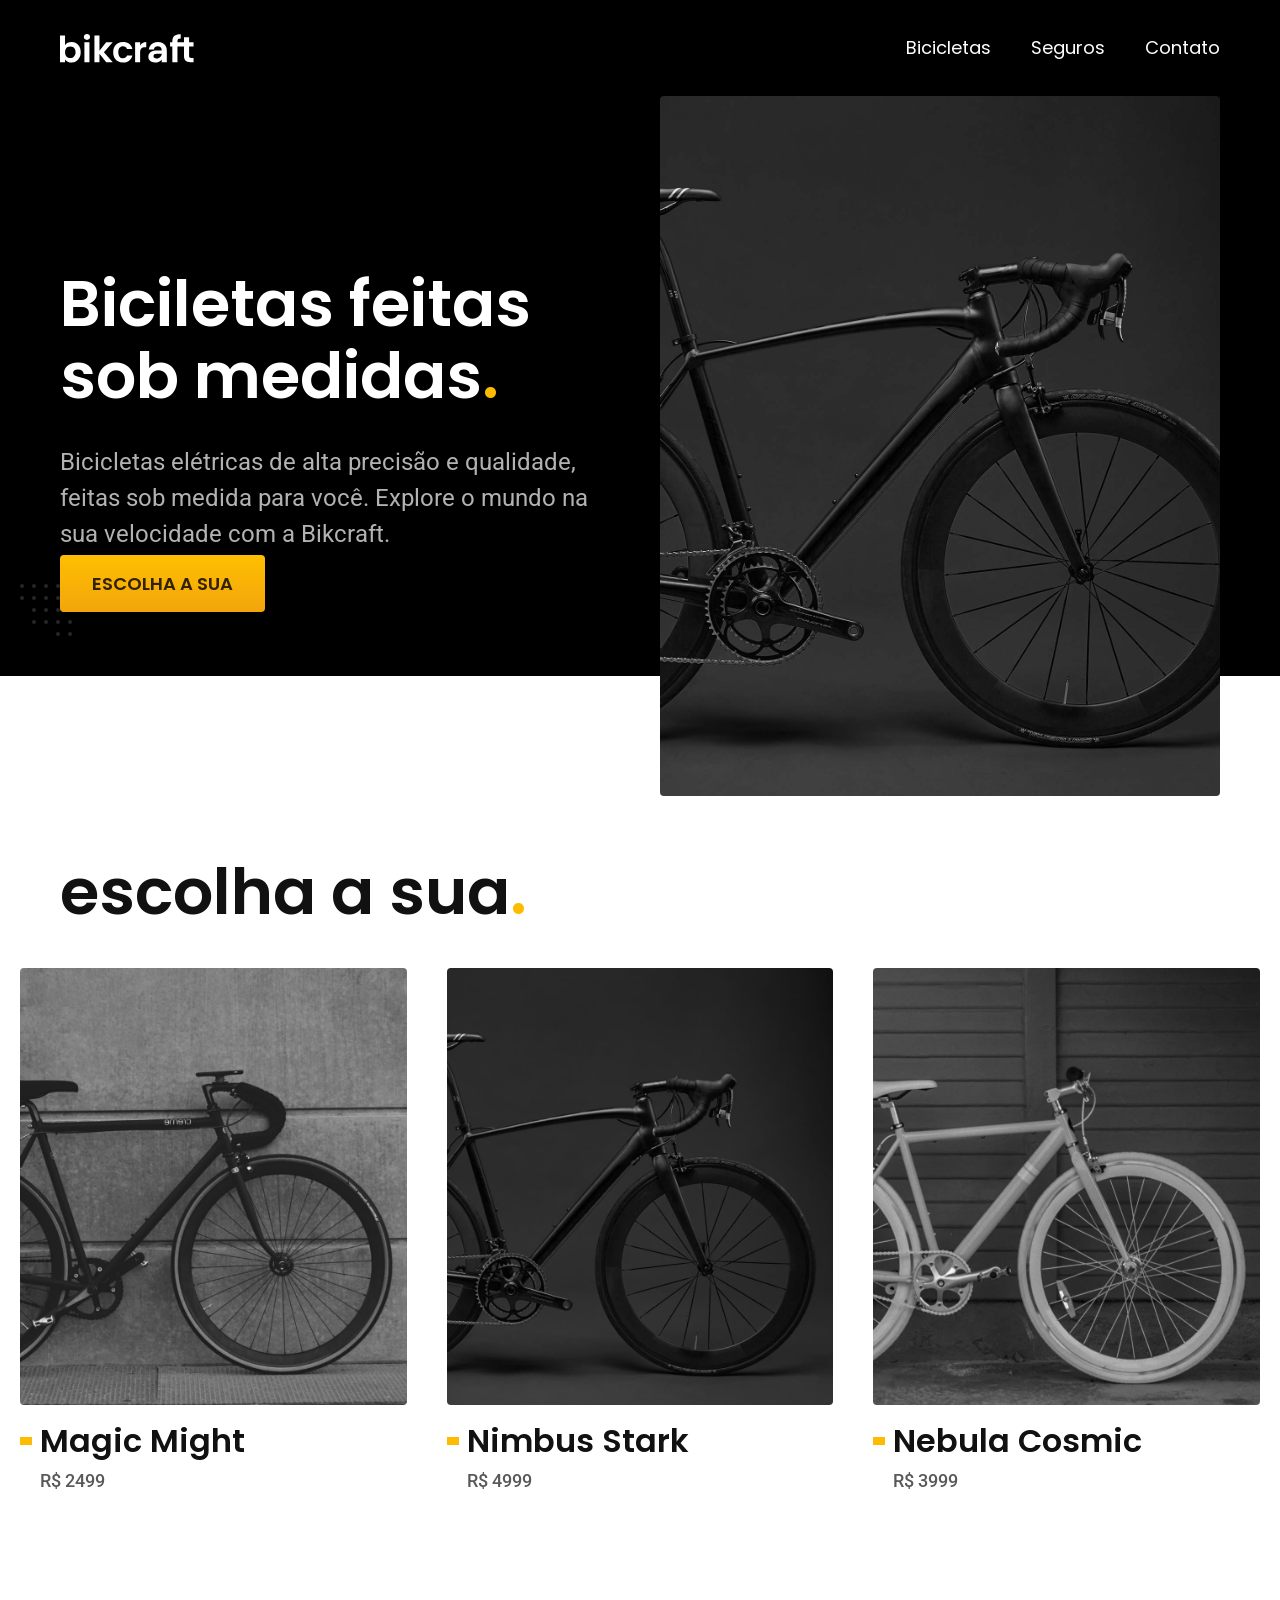
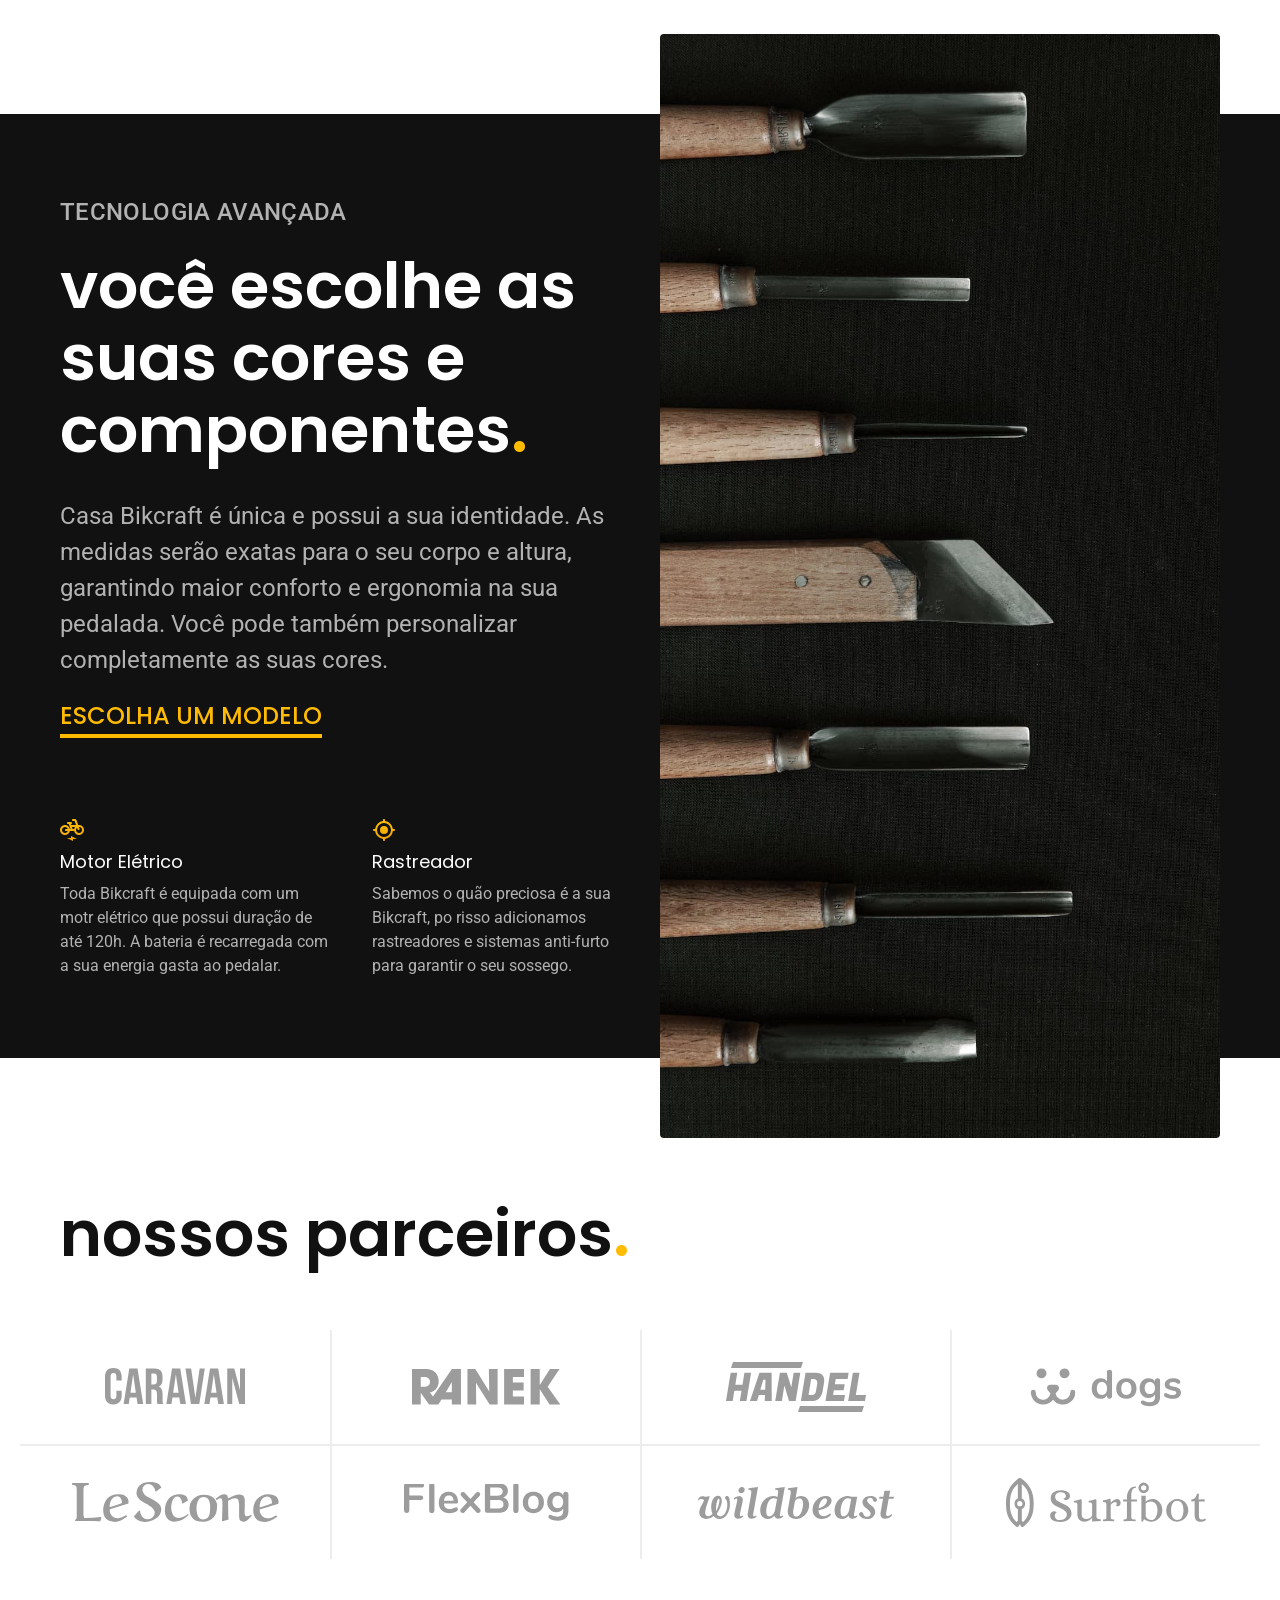
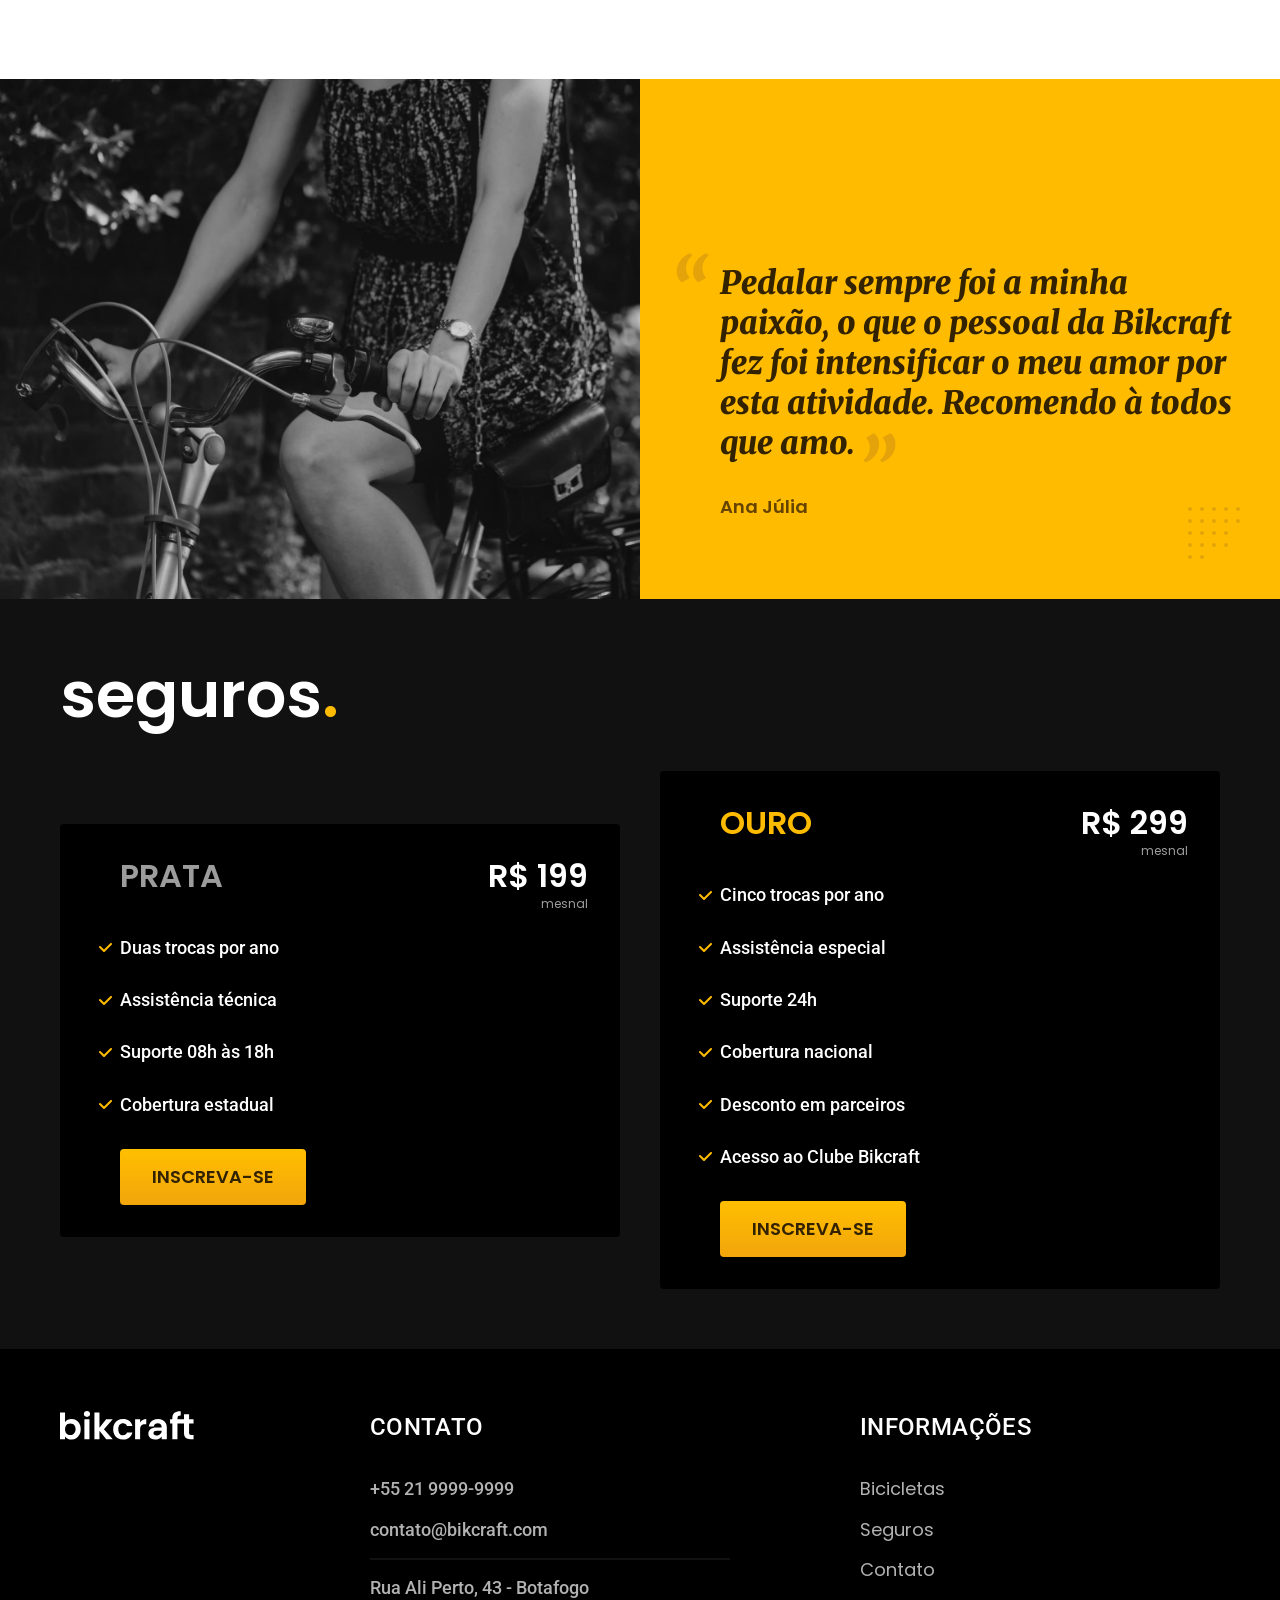
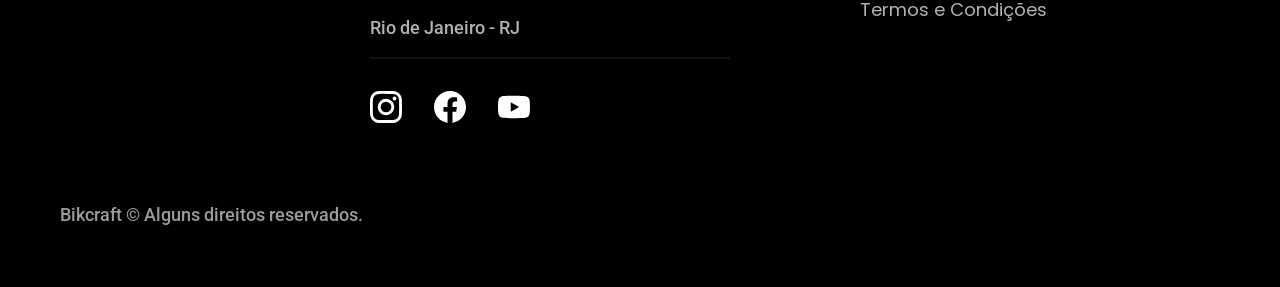
<file: index.html>
<!DOCTYPE html>
<html lang="en">

<head>
  <meta charset="UTF-8">
  <meta name="viewport" content="width=device-width, initial-scale=1.0">
  <title>Bikcraft - Biciletas Elétricas</title>
  <meta name="description" content="Biciletas elétricas de alta precisão e qualidade, feitas sob medida para o cliente. Explore o mundo na sua velocidade com a Bikcraft.">

  <link rel="preload" href="./css/style.css" as="style">
  <link rel="stylesheet" href="./css/style.css">

  <link rel="preconnect" href="https://fonts.googleapis.com">
  <link rel="preconnect" href="https://fonts.gstatic.com" crossorigin>
  <link href="https://fonts.googleapis.com/css2?family=Merriweather:ital,opsz,wght@1,18..144,900&family=Poppins:wght@400;600&family=Roboto:ital,wght@0,100..900;1,100..900&display=swap" rel="stylesheet">
</head>

<body>
  <header class="header-bg">
    <div class="header container">
      <a href="./">
        <img src="./img/bikcraft.svg" width="136" height="32" alt="Bikcraft">
      </a>
      <nav aria-label="primaria">
        <ul class="header-menu font-1-m cor-0">
          <li><a href="./bicicletas.html">Bicicletas</a></li>
          <li><a href="./seguros.html">Seguros</a></li>
          <li><a href="./contato.html"> Contato</a></li>
        </ul>
      </nav>
    </div>

  </header>

  <main class="introducao-bg">
    <div class="introducao container">
      <div class="introducao-conteudo">
        <h1 class="font-1-xxl cor-0">Biciletas feitas sob medidas<span class="cor-p1">.</span></h1>
        <p class="font-2-l cor-5">Bicicletas elétricas de alta precisão e qualidade, feitas sob medida para você. Explore o mundo na sua velocidade com a Bikcraft.</p>
        <a class="botao" href="./bicicletas.html">Escolha a sua</a>
      </div>
      <picture>
        <source media="(max-width: 800)" srcset="./img/bicicletas/nimbus.jpg">
        <img src="./img/fotos/introducao.jpg" width="1280" height="1600" alt="Bicicleta elétrica preta.">
      </picture>
    </div>
  </main>

  <article class="bicicletas-lista">
    <h2 class="container font-1-xxl">escolha a sua<span class="cor-p1">.</span></h2>

    <ul>
      <li>
        <a href="./bicicletas/magic.html">
          <img src="./img/bicicletas/magic-home.jpg" width="920" height="1040" alt="Bicicleta preta">
          <h3 class="font-1-xl">Magic Might</h3>
          <span class="font-2-m cor-8">R$ 2499</span>
        </a>
      </li>
      <li>
        <a href="./bicicletas/nimbus.html">
          <img src="./img/bicicletas/nimbus-home.jpg" width="920" height="1040" alt="Bicicleta preta">
          <h3 class="font-1-xl">Nimbus Stark</h3>
          <span class="font-2-m cor-8">R$ 4999</span>
        </a>
      </li>
      <li>
        <a href="./bicicletas/nebula.html">
          <img src="./img/bicicletas/nebula-home.jpg" width="920" height="1040" alt="Bicicleta preta">
          <h3 class="font-1-xl">Nebula Cosmic</h3>
          <span class="font-2-m cor-8">R$ 3999</span>
        </a>
      </li>
    </ul>
  </article>

  <article class="tecnologia-bg">
    <div class="tecnologia container">
      <div class="tecnologia-conteudo">
        <span class="font-2-l-b cor-5">Tecnologia Avançada</span>
        <h2 class="font-1-xxl cor-0">você escolhe as suas cores e componentes<spam class="cor-p1">.</spam>
        </h2>
        <p class="font-2-l cor-5">Casa Bikcraft é única e possui a sua identidade. As medidas serão exatas para o seu corpo e altura, garantindo maior conforto e ergonomia na sua pedalada. Você pode também personalizar completamente as suas cores.</p>
        <a class="link" href="./bicicletas.html"> Escolha um modelo</a>
        <div class="tecnologia-vantagens">
          <div>
            <img src="./img/icones/eletrica.svg" width="24" height="24" alt="">
            <h3 class="font-1-m cor-0">Motor Elétrico</h3>
            <p class="font-2-s cor-5">Toda Bikcraft é equipada com um motr elétrico que possui duração de até 120h. A bateria é recarregada com a sua energia gasta ao pedalar.</p>
          </div>
          <div>
            <img src="./img/icones/rastreador.svg" width="24" height="24" alt="">
            <h3 class="font-1-m cor-0">Rastreador</h3>
            <p class="font-2-s cor-5">Sabemos o quão preciosa é a sua Bikcraft, po risso adicionamos rastreadores e sistemas anti-furto para garantir o seu sossego.</p>
          </div>
        </div>
      </div>

      <div class="tecnologia-imagem">
        <img src="./img/fotos/tecnologia.jpg" width="1200" height="1920" alt="">
      </div>

    </div>

  </article>

  <section class="parceiros" aria-label="Nossos Parceiros">
    <h2 class="container font-1-xxl">nossos parceiros<span class="cor-p1">.</span></h2>

    <ul>
      <li><img src="./img/parceiros/caravan.svg" width="140" height="38" alt="caravan"></li>
      <li><img src="./img/parceiros/ranek.svg" width="149" height="36" alt="ranek"></li>
      <li><img src="./img/parceiros/handel.svg" width="140" height="50" alt="handel"></li>
      <li><img src="./img/parceiros/dogs.svg" width="152" height="39" alt="dogs"></li>
      <li><img src="./img/parceiros/lescone.svg" width="208" height="41" alt="lescone"></li>
      <li><img src="./img/parceiros/flexblog.svg" width="165" height="38" alt="flexblog"></li>
      <li><img src="./img/parceiros/wildbeast.svg" width="196" height="34" alt="wildbeast"></li>
      <li><img src="./img/parceiros/surfbot.svg" width="200" height="49" alt="surfbor"></li>
    </ul>
  </section>

  <section class="depoimento" aria-label="Depoimento">
    <div>
      <img src="./img/fotos/depoimento.jpg" width="1560" height="1360" alt="Pessoa pedelando uma bicicleta Bikcraft">
    </div>
    <div class="depoimento-conteudo">
      <blockquote class="font-1-xl cor-p5">
        <p>Pedalar sempre foi a minha paixão, o que o pessoal da Bikcraft fez foi intensificar o meu amor por esta atividade. Recomendo à todos que amo.</p>
      </blockquote>
      <span class="font-1-m-b cor-p4">Ana Júlia</span>
    </div>

  </section>

  <article class="seguros-bg">
    <div class="seguros container">
      <h2 class="font-1-xxl cor-0">seguros<spam class="cor-p1">.</spam>
      </h2>
      <div class="seguros-item">
        <h3 class="font-1-xl cor-6">PRATA</h3>
        <span class="font-1-xl cor-0">R$ 199 <span class="font-1-xs cor-6">mesnal</span></span>
        <ul class="font-2-m cor-0">
          <li>Duas trocas por ano</li>
          <li>Assistência técnica</li>
          <li>Suporte 08h às 18h</li>
          <li>Cobertura estadual</li>
        </ul>
        <a class="botao secundario" href="./orcamento.html">Inscreva-se</a>
      </div>

      <div class="seguros-item">
        <h3 class="font-1-xl cor-p1">OURO</h3>
        <span class="font-1-xl cor-0">R$ 299 <span class="font-1-xs cor-6">mesnal</span></span>
        <ul class="font-2-m cor-0">
          <li>Cinco trocas por ano</li>
          <li>Assistência especial</li>
          <li>Suporte 24h</li>
          <li>Cobertura nacional</li>
          <li>Desconto em parceiros</li>
          <li>Acesso ao Clube Bikcraft</li>
        </ul>
        <a class="botao" href="./orcamento.html">Inscreva-se</a>
      </div>
    </div>

  </article>

  <footer class="footer-bg">
    <div class="footer container">
      <img src="./img/bikcraft.svg" width="136" height="32" alt="Bikcraft">
      <div class="footer-contato">
        <h3 class="font-2-l-b cor-0">Contato</h3>
        <ul class="font-2-m cor-5">
          <li><a href="tel:+5521999999999">+55 21 9999-9999</a></li>
          <li><a href="mailto:contato@bikcraft.com">contato@bikcraft.com</a></li>
          <li>Rua Ali Perto, 43 - Botafogo</li>
          <li>Rio de Janeiro - RJ</li>
        </ul>
        <div class="footer-redes">
          <a href="./">
            <img src="./img/redes/instagram.svg" width="32" height="32" alt="Instagram">
          </a>
          <a href="./">
            <img src="./img/redes/facebook.svg" width="32" height="32" alt="Facebook">
          </a>
          <a href="./">
            <img src="./img/redes/youtube.svg" width="32" height="32" alt="Youtube">
          </a>
        </div>
      </div>
      <div class="footer-informacoes">
        <h3 class="font-2-l-b cor-0">Informações</h3>
        <nav>
          <ul class="font-1-m cor-5">
            <li><a href="./bicicleta.html">Bicicletas</a></li>
            <li><a href="./seguros">Seguros</a></li>
            <li><a href="./contato.html">Contato</a></li>
            <li><a href="./termos.html">Termos e Condições</a></li>
          </ul>
        </nav>

      </div>
      <p class="footer-copy font-2-m cor-6">Bikcraft © Alguns direitos reservados.</p>
    </div>

  </footer>
</body>

</html>
</file>
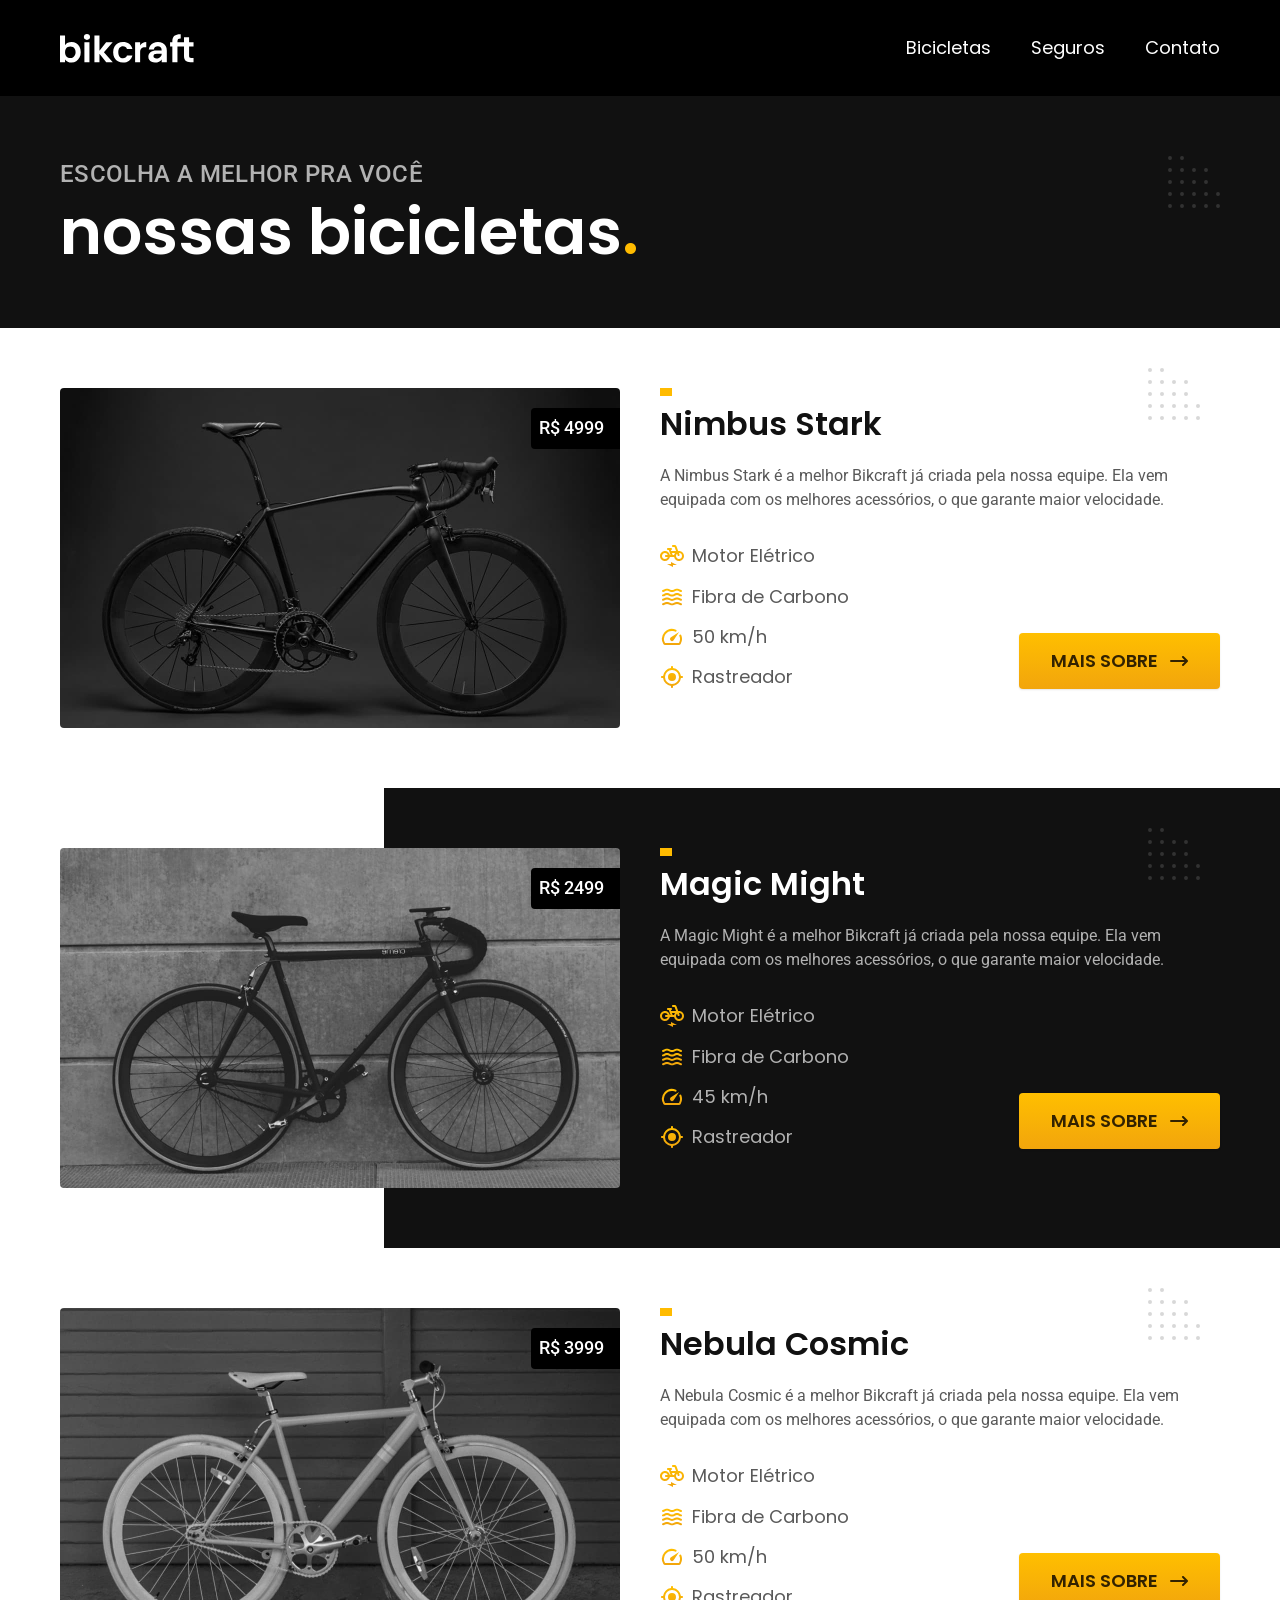
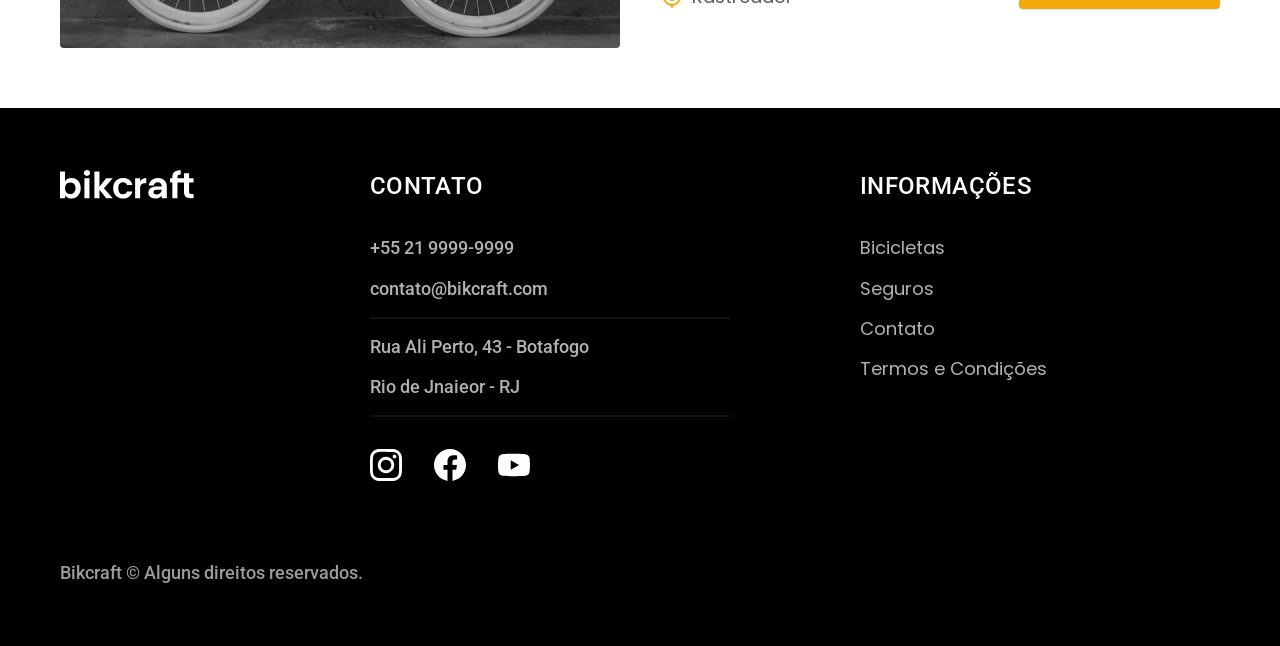
<file: bicicletas.html>
<!DOCTYPE html>
<html lang="en">

<head>
  <meta charset="UTF-8">
  <meta name="viewport" content="width=device-width, initial-scale=1.0">
  <title>Bicicletas | Bikcraft</title>
  <meta name="description" content="Termos e Condições.">

  <link rel="preload" href="./css/style.css" as="style">
  <link rel="stylesheet" href="./css/style.css">

  <link rel="preconnect" href="https://fonts.googleapis.com">
  <link rel="preconnect" href="https://fonts.gstatic.com" crossorigin>
  <link href="https://fonts.googleapis.com/css2?family=Merriweather:ital,opsz,wght@1,18..144,900&family=Poppins:wght@400;600&family=Roboto:ital,wght@0,100..900;1,100..900&display=swap" rel="stylesheet">
</head>

<body id="bicicletas">
  <header class="header-bg">
    <div class="header container">
      <a href="./">
        <img src="./img/bikcraft.svg" alt="Bikcraft">
      </a>
      <nav aria-label="primaria">
        <ul class="header-menu font-1-m cor-0">
          <li><a href="./bicicletas.html">Bicicletas</a></li>
          <li><a href="./seguros.html">Seguros</a></li>
          <li><a href="./contato.html"> Contato</a></li>
        </ul>
      </nav>
    </div>

  </header>

  <main>
    <div class="titulo-bg">
      <div class="titulo container">
        <p class="font-2-l-b cor-5">Escolha a melhor pra você</p>
        <h1 class="font-1-xxl cor-0">nossas bicicletas<span class="cor-p1">.</span></h1>
      </div>
    </div>


    <div class="bicicletas container">
      <div class="bicicletas-imagem">
        <img src="./img/bicicletas/nimbus.jpg" alt="Bicicleta preta">
        <span class="font-2-m cor-0">R$ 4999</span>
      </div>
      <div class="bicicletas-conteudo">
        <h2 class="font-1-xl">Nimbus Stark</h2>
        <p class="font-2-s cor-8">A Nimbus Stark é a melhor Bikcraft já criada pela nossa equipe. Ela vem equipada com os melhores acessórios, o que garante maior velocidade.</p>
        <ul class="font-1-m cor-8">
          <li>
            <img src="./img/icones/eletrica.svg" alt="">
            Motor Elétrico
          </li>
          <li>
            <img src="./img/icones/carbono.svg" alt="">
            Fibra de Carbono
          </li>
          <li>
            <img src="./img/icones/velocidade.svg" alt="">
            50 km/h
          </li>
          <li>
            <img src="./img/icones/rastreador.svg" alt="">
            Rastreador
          </li>
        </ul>
        <a class="botao seta" href="./bicicletas/nimbus.html">Mais Sobre</a>
      </div>
    </div>


    <div class="bicicletas-bg">
      <div class="bicicletas container">
        <div class="bicicletas-imagem">
          <img src="./img/bicicletas/magic.jpg" alt="Bicicleta preta">
          <span class="font-2-m cor-0">R$ 2499</span>
        </div>
        <div class="bicicletas-conteudo">
          <h2 class="font-1-xl cor-0">Magic Might</h2>
          <p class="font-2-s cor-5">A Magic Might é a melhor Bikcraft já criada pela nossa equipe. Ela vem equipada com os melhores acessórios, o que garante maior velocidade.</p>
          <ul class="font-1-m cor-5">
            <li>
              <img src="./img/icones/eletrica.svg" alt="">
              Motor Elétrico
            </li>
            <li>
              <img src="./img/icones/carbono.svg" alt="">
              Fibra de Carbono
            </li>
            <li>
              <img src="./img/icones/velocidade.svg" alt="">
              45 km/h
            </li>
            <li>
              <img src="./img/icones/rastreador.svg" alt="">
              Rastreador
            </li>
          </ul>
          <a class="botao seta" href="./bicicletas/magic.html">Mais Sobre</a>
        </div>
      </div>
    </div>


    <div class="bicicletas container">
      <div class="bicicletas-imagem">
        <img src="./img/bicicletas/nebula.jpg" alt="Bicicleta preta">
        <span class="font-2-m cor-0">R$ 3999</span>
      </div>
      <div class="bicicletas-conteudo">
        <h2 class="font-1-xl">Nebula Cosmic</h2>
        <p class="font-2-s cor-8">A Nebula Cosmic é a melhor Bikcraft já criada pela nossa equipe. Ela vem equipada com os melhores acessórios, o que garante maior velocidade.</p>
        <ul class="font-1-m cor-8">
          <li>
            <img src="./img/icones/eletrica.svg" alt="">
            Motor Elétrico
          </li>
          <li>
            <img src="./img/icones/carbono.svg" alt="">
            Fibra de Carbono
          </li>
          <li>
            <img src="./img/icones/velocidade.svg" alt="">
            50 km/h
          </li>
          <li>
            <img src="./img/icones/rastreador.svg" alt="">
            Rastreador
          </li>
        </ul>
        <a class="botao seta" href="./bicicletas/nebula.html">Mais Sobre</a>
      </div>
    </div>


  </main>

  <footer class="footer-bg">
    <div class="footer container">
      <img src="./img/bikcraft.svg" alt="Bikcraft">
      <div class="footer-contato">
        <h3 class="font-2-l-b cor-0">Contato</h3>
        <ul class="font-2-m cor-5">
          <li><a href="tel:+5521999999999">+55 21 9999-9999</a></li>
          <li><a href="mailto:contato@bikcraft.com">contato@bikcraft.com</a></li>
          <li>Rua Ali Perto, 43 - Botafogo</li>
          <li>Rio de Jnaieor - RJ</li>
        </ul>
        <div class="footer-redes">
          <a href="./">
            <img src="./img/redes/instagram.svg" alt="Instagram">
          </a>
          <a href="./">
            <img src="./img/redes/facebook.svg" alt="Facebook">
          </a>
          <a href="./">
            <img src="./img/redes/youtube.svg" alt="Youtube">
          </a>
        </div>
      </div>
      <div class="footer-informacoes">
        <h3 class="font-2-l-b cor-0">Informações</h3>
        <nav>
          <ul class="font-1-m cor-5">
            <li><a href="./bicicleta.html">Bicicletas</a></li>
            <li><a href="./seguros">Seguros</a></li>
            <li><a href="./contato.html">Contato</a></li>
            <li><a href="./termos.html">Termos e Condições</a></li>
          </ul>
        </nav>

      </div>
      <p class="footer-copy font-2-m cor-6">Bikcraft © Alguns direitos reservados.</p>
    </div>

  </footer>
</body>

</html>
</file>
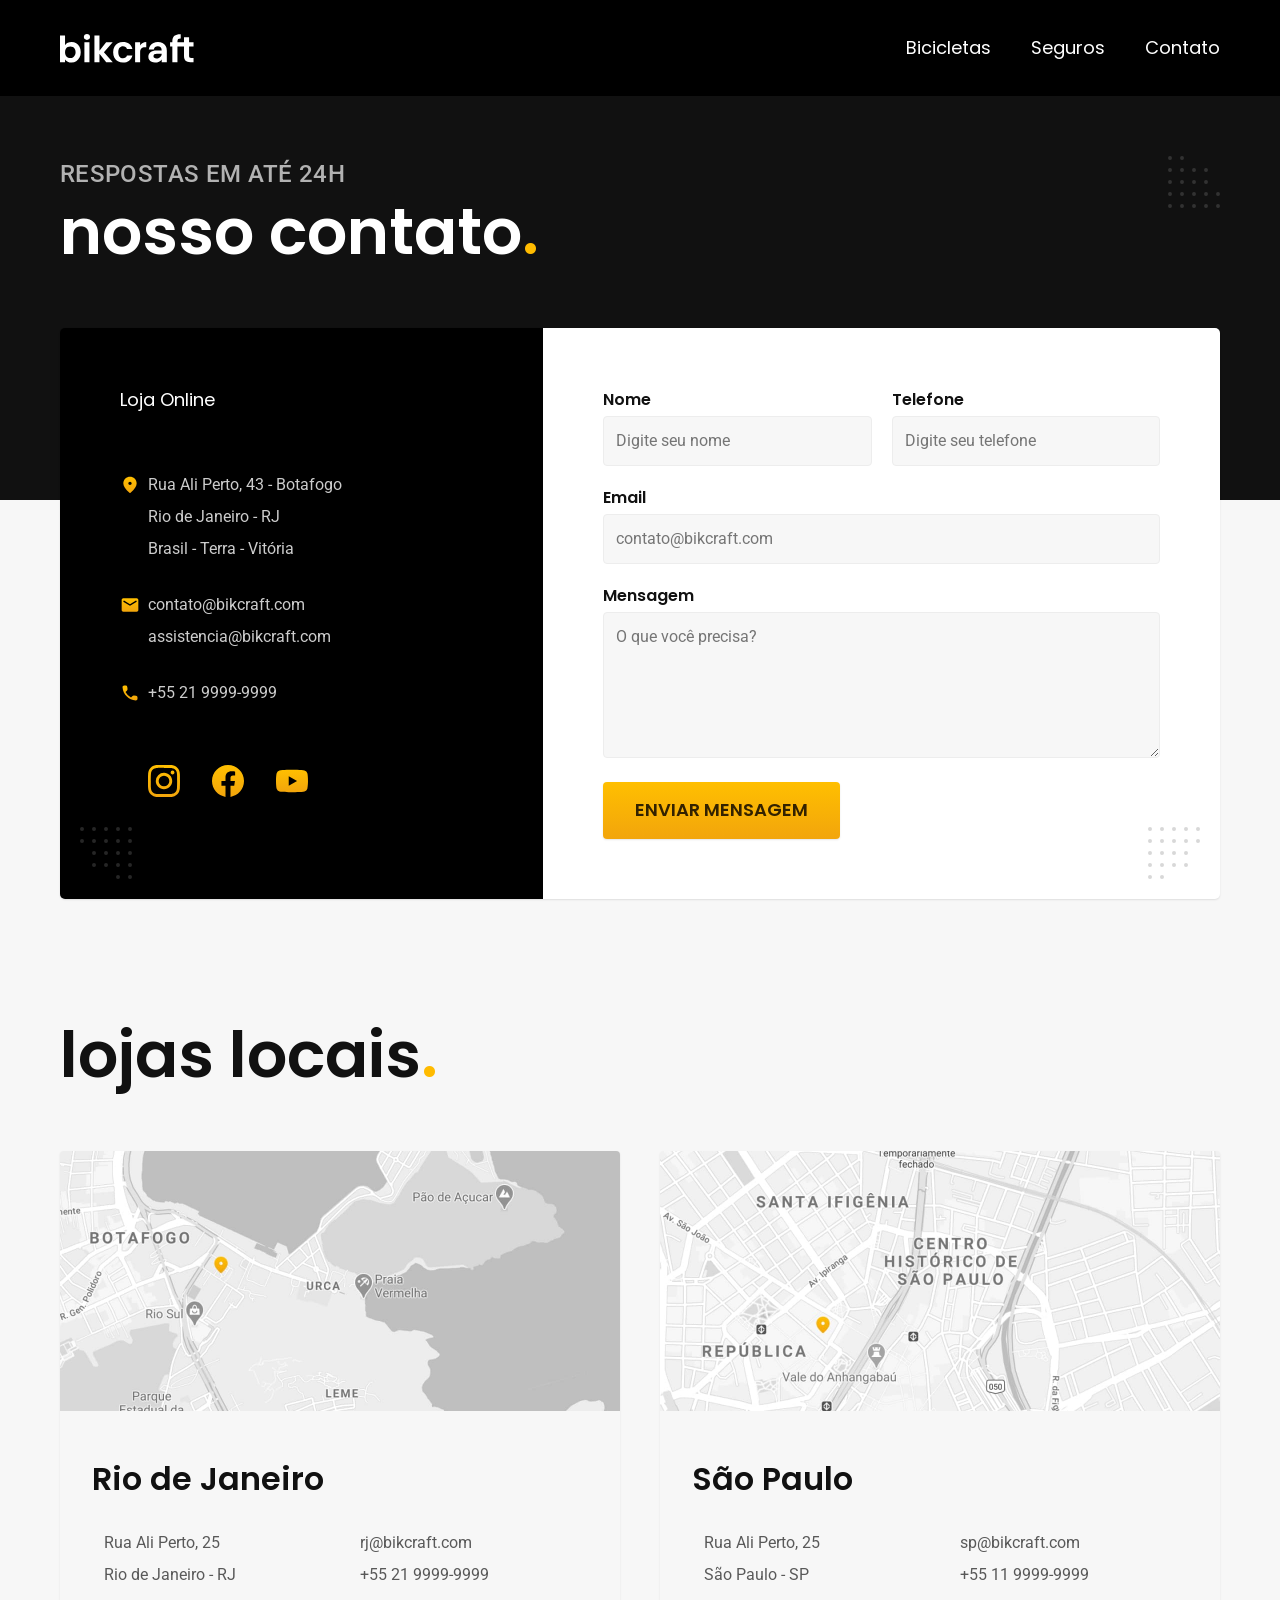
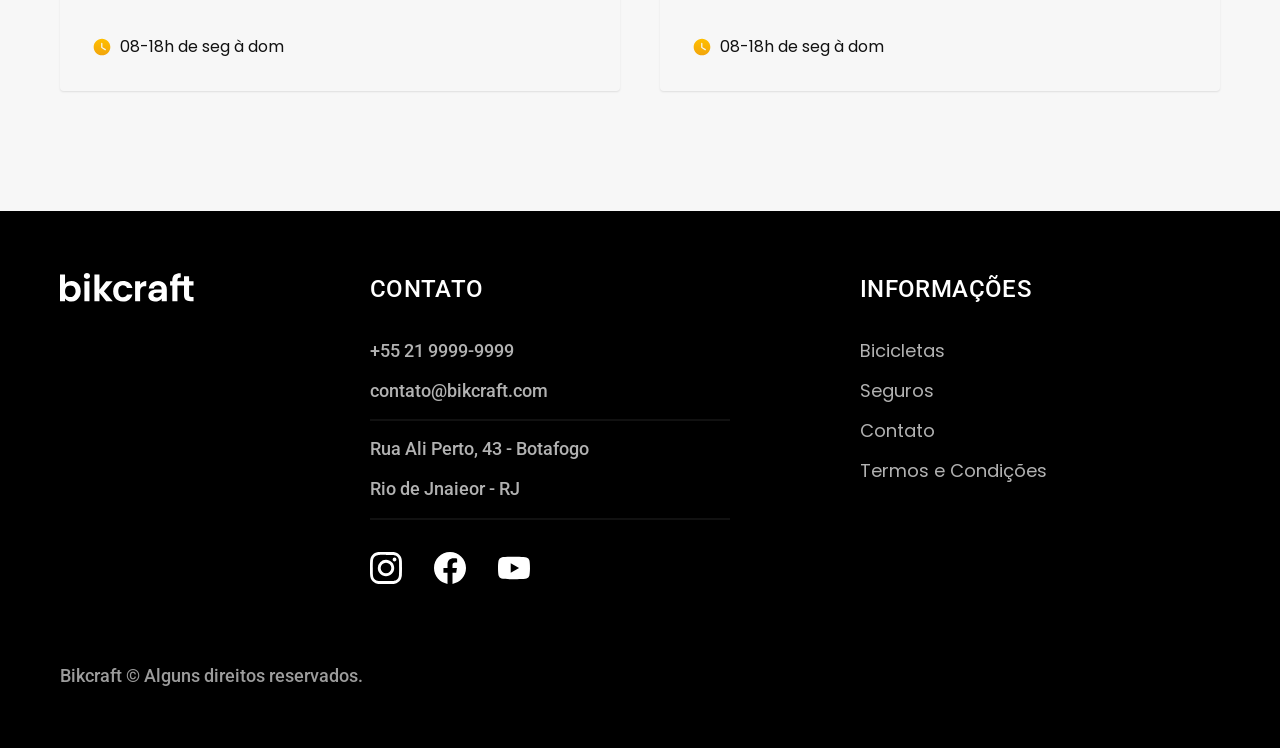
<file: contato.html>
<!DOCTYPE html>
<html lang="en">

<head>
  <meta charset="UTF-8">
  <meta name="viewport" content="width=device-width, initial-scale=1.0">
  <title>Contato | Bikcraft</title>
  <meta name="description" content="Contato.">

  <link rel="preload" href="./css/style.css" as="style">
  <link rel="stylesheet" href="./css/style.css">

  <link rel="preconnect" href="https://fonts.googleapis.com">
  <link rel="preconnect" href="https://fonts.gstatic.com" crossorigin>
  <link href="https://fonts.googleapis.com/css2?family=Merriweather:ital,opsz,wght@1,18..144,900&family=Poppins:wght@400;600&family=Roboto:ital,wght@0,100..900;1,100..900&display=swap" rel="stylesheet">
</head>

<body id="contato">
  <header class="header-bg">
    <div class="header container">
      <a href="./">
        <img src="./img/bikcraft.svg" alt="Bikcraft">
      </a>
      <nav aria-label="primaria">
        <ul class="header-menu font-1-m cor-0">
          <li><a href="./bicicletas.html">Bicicletas</a></li>
          <li><a href="./seguros.html">Seguros</a></li>
          <li><a href="./contato.html"> Contato</a></li>
        </ul>
      </nav>
    </div>

  </header>

  <main>
    <div class="titulo-bg">
      <div class="titulo container">
        <p class="font-2-l-b cor-5">Respostas em até 24h</p>
        <h1 class="font-1-xxl cor-0">nosso contato<span class="cor-p1">.</span></h1>
      </div>
    </div>

    <div class="contato container">
      <section class="contato-dados" aria-label="Endereço">
        <h2 class="font-1-m cor-0">Loja Online</h2>
        <div class="contato-endereco font-2-s cor-4">
          <p>Rua Ali Perto, 43 - Botafogo</p>
          <p>Rio de Janeiro - RJ</p>
          <p>Brasil - Terra - Vitória</p>
        </div>
        <address class="contato-meios font-2-s cor-4">
          <a href="mailto:contato@bikcraft.com">contato@bikcraft.com</a>
          <a href="mailto:assistencia@bikcraft.com">assistencia@bikcraft.com</a>
          <a href="tel:+5521999999999">+55 21 9999-9999</a>
        </address>
        <div class="contato-redes">
          <a href="./">
            <img src="./img/redes/instagram-p.svg" alt="Instagram">
          </a>
          <a href="./">
            <img src="./img/redes/facebook-p.svg" alt="Facebook">
          </a>
          <a href="./">
            <img src="./img/redes/youtube-p.svg" alt="Youtube">
          </a>
        </div>

      </section>
      <section class="contato-formulario" aria-label="Formulário">
        <form class="form" action="./contato.html">
          <div>
            <label for="nome">Nome</label>
            <input type="text" id="nome" name="nome" placeholder="Digite seu nome" required>
          </div>
          <div>
            <label for="telefone">Telefone</label>
            <input type="text" id="telefone" name="telefone" placeholder="Digite seu telefone" placeholder="(00) 0000-0000" required>
          </div>
          <div class="col-2">
            <label for="email">Email</label>
            <input type="email" id="email" name="email" placeholder="contato@bikcraft.com" required>
          </div>
          <div class="col-2">
            <label for="mensagem">Mensagem</label>
            <textarea rows="5" id="mensagem" name="mensagem" placeholder="O que você precisa?" required></textarea>
          </div>
          <button class="botao col-2">Enviar Mensagem</button>
        </form>
      </section>

  </main>

  <article class="lojas container">
    <h2 class="font-1-xxl">lojas locais<span class="cor-p1">.</span></h2>
    <div class="lojas-item">
      <img src="./img/lojas/rj.jpg" alt="mapa marcando o endereço em Rua Ali Perto, 25 - Botafogo, Rio de Janeiro - RJ">
      <div class="lojas-conteudo">
        <h3 class="font-1-xl">Rio de Janeiro</h3>
        <div class="lojas-dados font-2-s cor-8">
          <p>Rua Ali Perto, 25</p>
          <p>Rio de Janeiro - RJ</p>
        </div>
        <div class="lojas-dados font-2-s cor-8">
          <a href="mailto:rj@bikcraft.com">rj@bikcraft.com</a>
          <a href="tel:+5521999999999">+55 21 9999-9999</a>
        </div>
        <p class="lojas-tempo font-1-s"><img src="./img/icones/horario.svg" alt="">08-18h de seg à dom</p>
      </div>
    </div>

    <div class="lojas-item">
      <img src="./img/lojas/sp.jpg" alt="mapa marcando o endereço em Rua Ali Perto, 25 - Botafogo, São Paulo - SP">
      <div class="lojas-conteudo">
        <h3 class="font-1-xl">São Paulo</h3>
        <div class="lojas-dados font-2-s cor-8">
          <p>Rua Ali Perto, 25</p>
          <p>São Paulo - SP</p>
        </div>
        <div class="lojas-dados font-2-s cor-8">
          <a href="mailto:sp@bikcraft.com">sp@bikcraft.com</a>
          <a href="tel:+5521999999999">+55 11 9999-9999</a>
        </div>
        <p class="lojas-tempo font-1-s"><img src="./img/icones/horario.svg" alt="">08-18h de seg à dom</p>
      </div>
    </div>

  </article>

  <footer class="footer-bg">
    <div class="footer container">
      <img src="./img/bikcraft.svg" alt="Bikcraft">
      <div class="footer-contato">
        <h3 class="font-2-l-b cor-0">Contato</h3>
        <ul class="font-2-m cor-5">
          <li><a href="tel:+5521999999999">+55 21 9999-9999</a></li>
          <li><a href="mailto:contato@bikcraft.com">contato@bikcraft.com</a></li>
          <li>Rua Ali Perto, 43 - Botafogo</li>
          <li>Rio de Jnaieor - RJ</li>
        </ul>
        <div class="footer-redes">
          <a href="./">
            <img src="./img/redes/instagram.svg" alt="Instagram">
          </a>
          <a href="./">
            <img src="./img/redes/facebook.svg" alt="Facebook">
          </a>
          <a href="./">
            <img src="./img/redes/youtube.svg" alt="Youtube">
          </a>
        </div>
      </div>
      <div class="footer-informacoes">
        <h3 class="font-2-l-b cor-0">Informações</h3>
        <nav>
          <ul class="font-1-m cor-5">
            <li><a href="./bicicleta.html">Bicicletas</a></li>
            <li><a href="./seguros">Seguros</a></li>
            <li><a href="./contato.html">Contato</a></li>
            <li><a href="./termos.html">Termos e Condições</a></li>
          </ul>
        </nav>

      </div>
      <p class="footer-copy font-2-m cor-6">Bikcraft © Alguns direitos reservados.</p>
    </div>

  </footer>
</body>

</html>
</file>
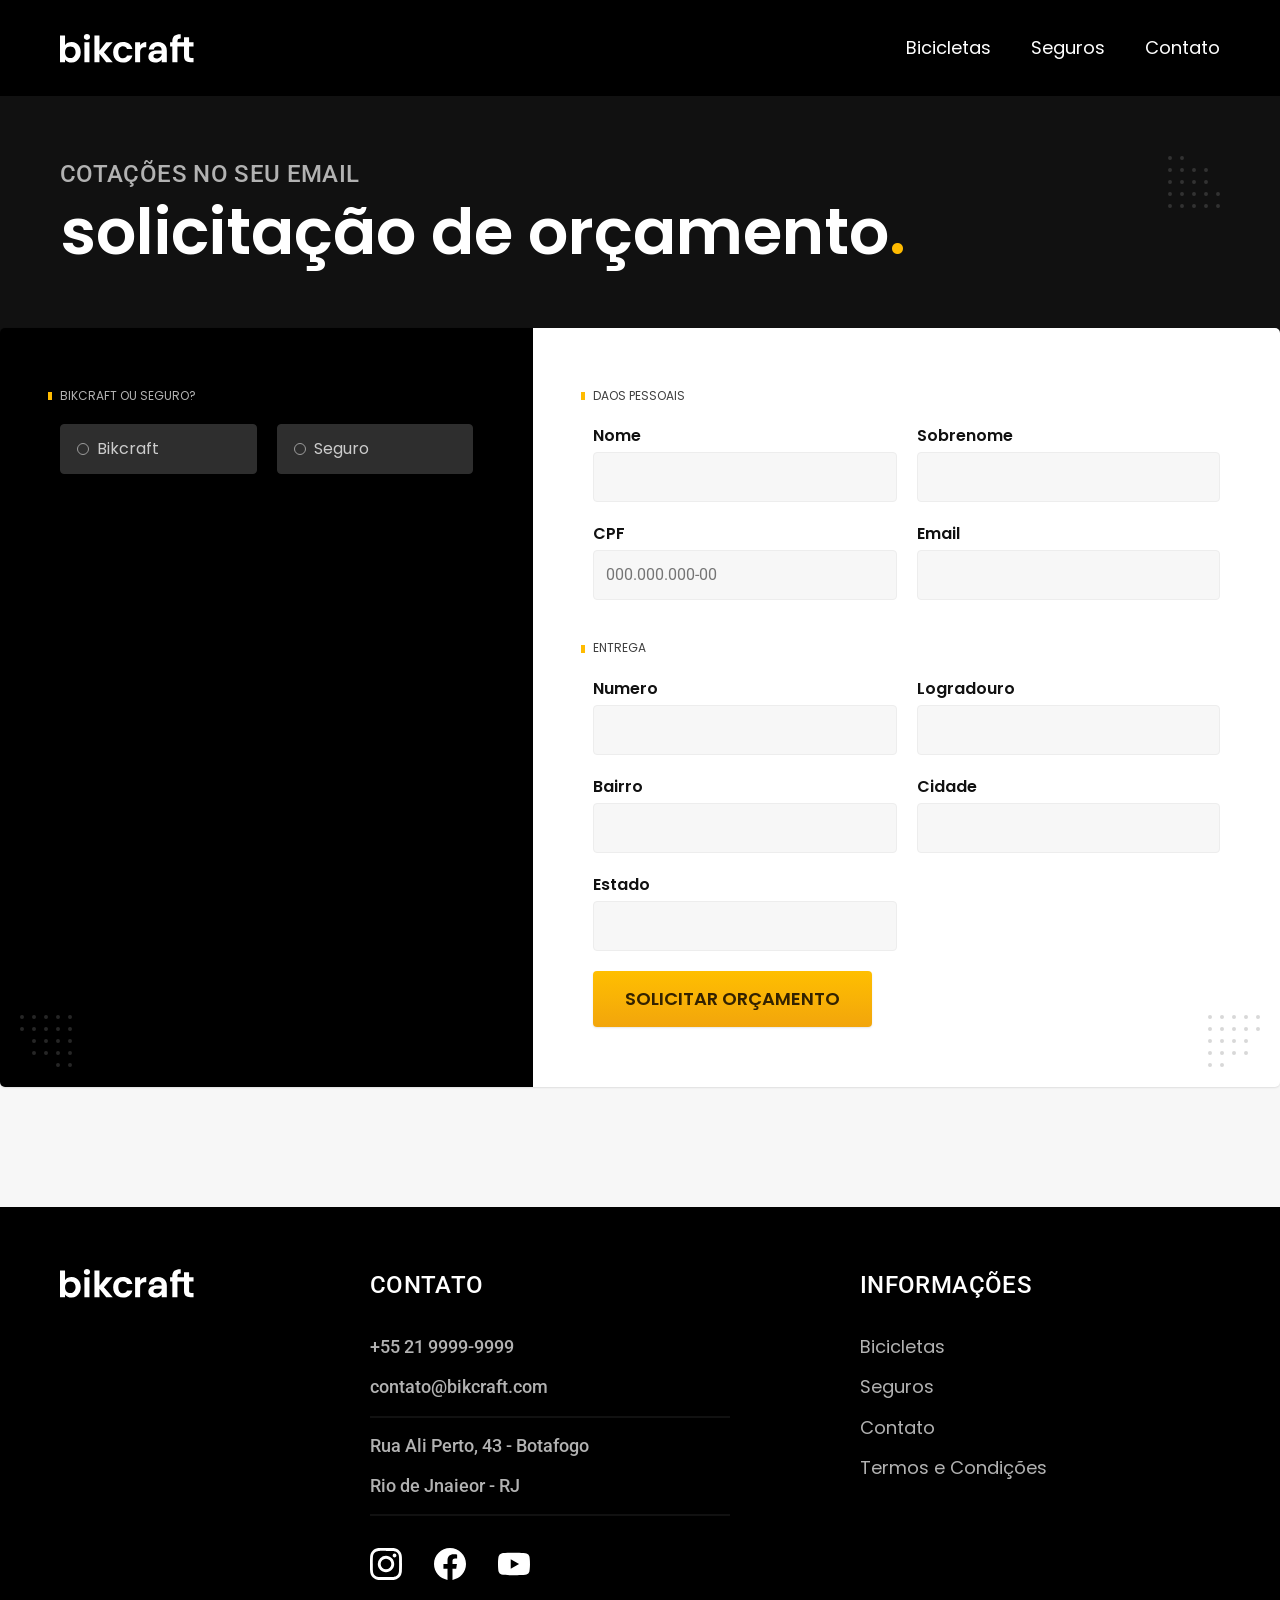
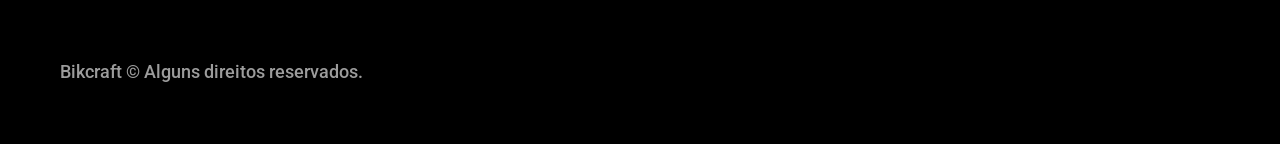
<file: orcamento.html>
<!DOCTYPE html>
<html lang="en">

<head>
  <meta charset="UTF-8">
  <meta name="viewport" content="width=device-width, initial-scale=1.0">
  <title>Orçamento | Bikcraft</title>
  <meta name="description" content="Orçamento.">

  <link rel="preload" href="./css/style.css" as="style">
  <link rel="stylesheet" href="./css/style.css">

  <link rel="preconnect" href="https://fonts.googleapis.com">
  <link rel="preconnect" href="https://fonts.gstatic.com" crossorigin>
  <link href="https://fonts.googleapis.com/css2?family=Merriweather:ital,opsz,wght@1,18..144,900&family=Poppins:wght@400;600&family=Roboto:ital,wght@0,100..900;1,100..900&display=swap" rel="stylesheet">
</head>

<body id="orcamento">
  <header class="header-bg">
    <div class="header container">
      <a href="./">
        <img src="./img/bikcraft.svg" alt="Bikcraft">
      </a>
      <nav aria-label="primaria">
        <ul class="header-menu font-1-m cor-0">
          <li><a href="./bicicletas.html">Bicicletas</a></li>
          <li><a href="./seguros.html">Seguros</a></li>
          <li><a href="./contato.html"> Contato</a></li>
        </ul>
      </nav>
    </div>

  </header>

  <main>
    <div class="titulo-bg">
      <div class="titulo container">
        <p class="font-2-l-b cor-5">Cotações no seu email</p>
        <h1 class="font-1-xxl cor-0">solicitação de orçamento<span class="cor-p1">.</span></h1>
      </div>
    </div>

    <form class="orcamento cntainer" action="./">
      <div class="orcamento-produto">
        <h2 class="font-1-xs cor-5">Bikcraft ou Seguro?</h2>

        <input type="radio" name="tipo" id="bikcraft" value="bikcraft">
        <label for="bikcraft">Bikcraft</label>

        <input type="radio" name="tipo" id="seguro" value="seguro">
        <label for="seguro">Seguro</label>

        <div class="orcamento-conteudo" id="orcamento-bikcraft">
          <h2 class="font-1-xs cor-5">Escolha a sua</h2>

          <input type="radio" name="produto" id="nimbus" value="nimbus">
          <label for="nimbus">Nimbus Stark <span>R$ 4999</span></label>
          <div class="orcamento-detalhes">
            <ul class="font-1-xs cor-8">
              <li><img src="./img/icones/eletrica.svg" alt="Check"> Motor Elétrico</li>
              <li><img src="./img/icones/carbono.svg" alt="Check"> Fibra de Carbono</li>
              <li><img src="./img/icones/velocidade.svg" alt="Check"> 50 km/h</li>
              <li><img src="./img/icones/rastreador.svg" alt="Check"> Rastreador</li>
            </ul>
            <img src="./img/bicicletas/nimbus.jpg" alt="Nimbus Stark">
          </div>

          <input type="radio" name="produto" id="magic" value="magic">
          <label for="magic">Magic Might <span>R$ 2499</span></label>
          <div class="orcamento-detalhes">
            <ul class="font-1-xs cor-8">
              <li><img src="./img/icones/eletrica.svg" alt="Check"> Motor Elétrico</li>
              <li><img src="./img/icones/carbono.svg" alt="Check"> Fibra de Carbono</li>
              <li><img src="./img/icones/velocidade.svg" alt="Check"> 40 km/h</li>
              <li><img src="./img/icones/rastreador.svg" alt="Check"> Rastreador</li>
            </ul>
            <img src="./img/bicicletas/magic.jpg" alt="Magic Might">
          </div>

          <input type="radio" name="produto" id="nebula" value="nebula">
          <label for="nebula">Nebula Cosmic <span>R$ 3999</span></label>
          <div class="orcamento-detalhes">
            <ul class="font-1-xs cor-8">
              <li><img src="./img/icones/eletrica.svg" alt="Check"> Motor Elétrico</li>
              <li><img src="./img/icones/carbono.svg" alt="Check"> Fibra de Carbono</li>
              <li><img src="./img/icones/velocidade.svg" alt="Check"> 45 km/h</li>
              <li><img src="./img/icones/rastreador.svg" alt="Check"> Rastreador</li>
            </ul>
            <img src="./img/bicicletas/nebula.jpg" alt="Nebula Cosmic">
          </div>
        </div>

        <div class="orcamento-conteudo" id="orcamento-seguro">
          <h2 class="font-1-xs cor-5">Escolha o plano</h2>

          <input type="radio" name="produto" id="prata" value="prata">
          <label for="prata">Plano Prata <span>R$ 199</span></label>
          <input type="radio" name="produto" id="ouro" value="ouro">
          <label for="ouro">Plano Ouro <span>R$ 299</span></label>
        </div>
      </div>
      <div class="orcamento-dados form">
        <h2 class="font-1-xs cor-9 col-2">daos pessoais</h2>
        <div>
          <label for="nome">Nome</label>
          <input type="text" id="nome" name="nome" required>
        </div>
        <div>
          <label for="sobrenome">Sobrenome</label>
          <input type="text" id="sobrenome" name="sobrenome" required>
        </div>
        <div>
          <label for="cpf">CPF</label>
          <input type="text" id="cpf" name="cpf" placeholder="000.000.000-00" required>
        </div>
        <div>
          <label for="email">Email</label>
          <input type="email" id="email" name="email" required>
        </div>
        <h2 class="font-1-xs cor-9 col-2">entrega</h2>
        <div>
          <label for="numero">Numero</label>
          <input type="text" id="numero" name="numero" required>
        </div>
        <div>
          <label for="logradouro">Logradouro</label>
          <input type="text" id="logradouro" name="logradouro" required>
        </div>
        <div>
          <label for="bairro">Bairro</label>
          <input type="text" id="bairro" name="bairro" required>
        </div>
        <div>
          <label for="cidade">Cidade</label>
          <input type="text" id="cidade" name="cidade" required>
        </div>
        <div>
          <label for="estado">Estado</label>
          <input type="text" id="estado" name="estado" required>
        </div>
        <button class="botao col-2">Solicitar Orçamento</button>
      </div>

    </form>
  </main>

  <footer class="footer-bg">
    <div class="footer container">
      <img src="./img/bikcraft.svg" alt="Bikcraft">
      <div class="footer-contato">
        <h3 class="font-2-l-b cor-0">Contato</h3>
        <ul class="font-2-m cor-5">
          <li><a href="tel:+5521999999999">+55 21 9999-9999</a></li>
          <li><a href="mailto:contato@bikcraft.com">contato@bikcraft.com</a></li>
          <li>Rua Ali Perto, 43 - Botafogo</li>
          <li>Rio de Jnaieor - RJ</li>
        </ul>
        <div class="footer-redes">
          <a href="./">
            <img src="./img/redes/instagram.svg" alt="Instagram">
          </a>
          <a href="./">
            <img src="./img/redes/facebook.svg" alt="Facebook">
          </a>
          <a href="./">
            <img src="./img/redes/youtube.svg" alt="Youtube">
          </a>
        </div>
      </div>
      <div class="footer-informacoes">
        <h3 class="font-2-l-b cor-0">Informações</h3>
        <nav>
          <ul class="font-1-m cor-5">
            <li><a href="./bicicleta.html">Bicicletas</a></li>
            <li><a href="./seguros">Seguros</a></li>
            <li><a href="./contato.html">Contato</a></li>
            <li><a href="./termos.html">Termos e Condições</a></li>
          </ul>
        </nav>

      </div>
      <p class="footer-copy font-2-m cor-6">Bikcraft © Alguns direitos reservados.</p>
    </div>

  </footer>
</body>

</html>
</file>
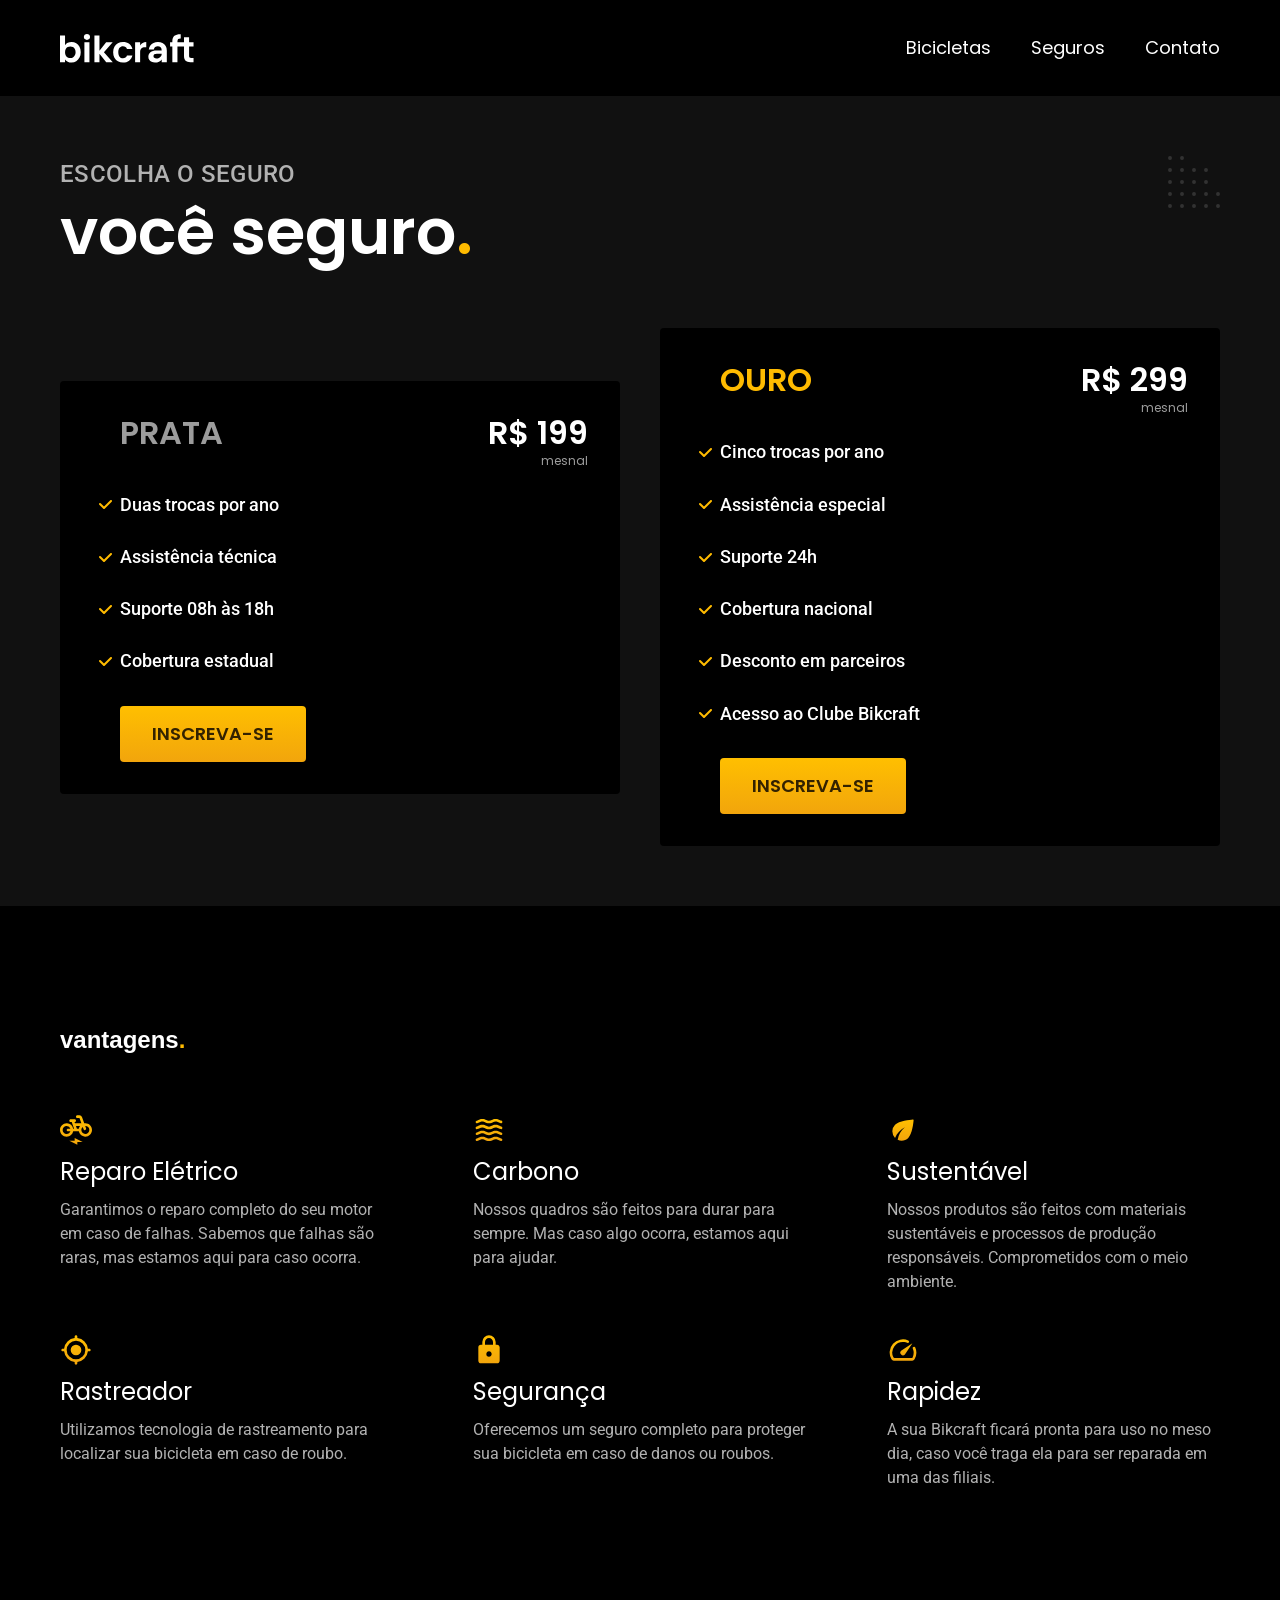
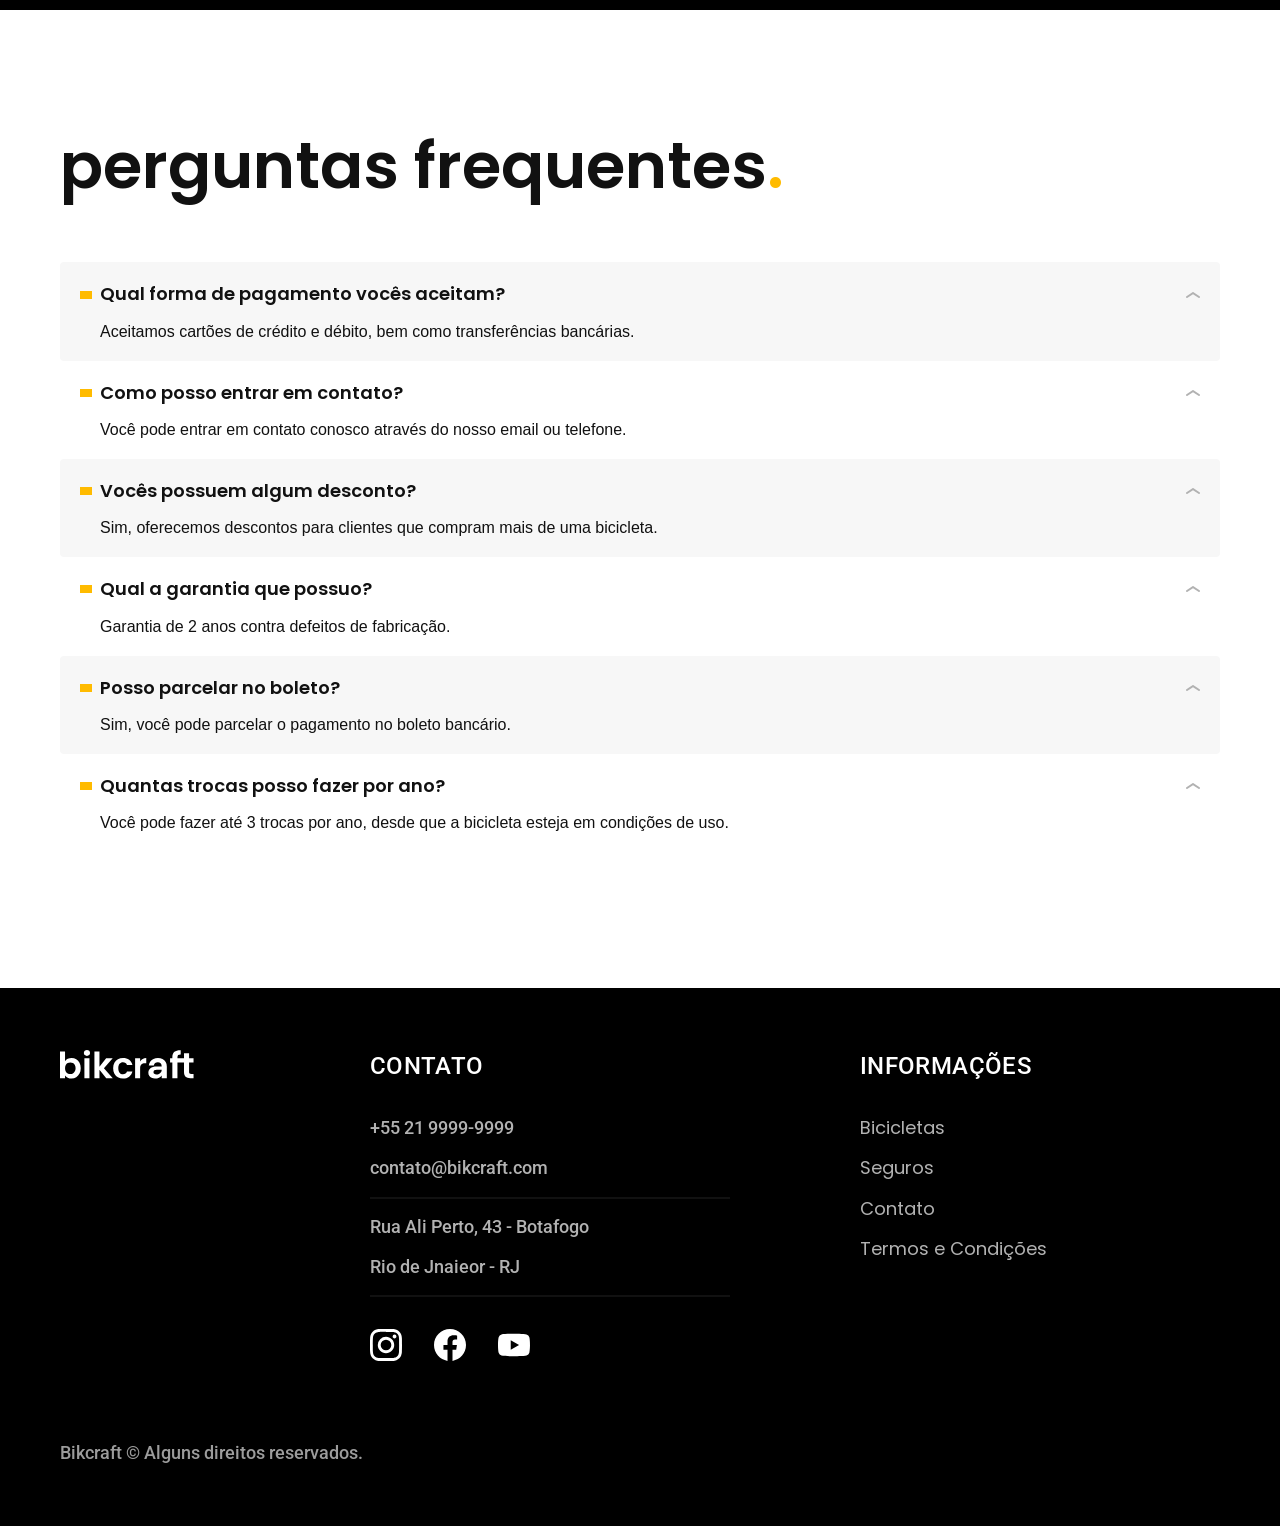
<file: seguros.html>
<!DOCTYPE html>
<html lang="en">

<head>
  <meta charset="UTF-8">
  <meta name="viewport" content="width=device-width, initial-scale=1.0">
  <title>Seguros | Bikcraft</title>
  <meta name="description" content="Termos e Condições.">

  <link rel="preload" href="./css/style.css" as="style">
  <link rel="stylesheet" href="./css/style.css">

  <link rel="preconnect" href="https://fonts.googleapis.com">
  <link rel="preconnect" href="https://fonts.gstatic.com" crossorigin>
  <link href="https://fonts.googleapis.com/css2?family=Merriweather:ital,opsz,wght@1,18..144,900&family=Poppins:wght@400;600&family=Roboto:ital,wght@0,100..900;1,100..900&display=swap" rel="stylesheet">
</head>

<body id="seguros">
  <header class="header-bg">
    <div class="header container">
      <a href="./">
        <img src="./img/bikcraft.svg" alt="Bikcraft">
      </a>
      <nav aria-label="primaria">
        <ul class="header-menu font-1-m cor-0">
          <li><a href="./bicicletas.html">Bicicletas</a></li>
          <li><a href="./seguros.html">Seguros</a></li>
          <li><a href="./contato.html"> Contato</a></li>
        </ul>
      </nav>
    </div>

  </header>

  <main class="seguros-bg">
    <div class="titulo-bg">
      <div class="titulo container">
        <p class="font-2-l-b cor-5">Escolha o seguro</p>
        <h1 class="font-1-xxl cor-0">você seguro<span class="cor-p1">.</span></h1>
      </div>
    </div>

    <div class="seguros container">
      <div class="seguros-item">
        <h3 class="font-1-xl cor-6">PRATA</h3>
        <span class="font-1-xl cor-0">R$ 199 <span class="font-1-xs cor-6">mesnal</span></span>
        <ul class="font-2-m cor-0">
          <li>Duas trocas por ano</li>
          <li>Assistência técnica</li>
          <li>Suporte 08h às 18h</li>
          <li>Cobertura estadual</li>
        </ul>
        <a class="botao secundario" href="./orcamento.html">Inscreva-se</a>
      </div>

      <div class="seguros-item">
        <h3 class="font-1-xl cor-p1">OURO</h3>
        <span class="font-1-xl cor-0">R$ 299 <span class="font-1-xs cor-6">mesnal</span></span>
        <ul class="font-2-m cor-0">
          <li>Cinco trocas por ano</li>
          <li>Assistência especial</li>
          <li>Suporte 24h</li>
          <li>Cobertura nacional</li>
          <li>Desconto em parceiros</li>
          <li>Acesso ao Clube Bikcraft</li>
        </ul>
        <a class="botao" href="./orcamento.html">Inscreva-se</a>
      </div>
    </div>


  </main>

  <article class="vantagens-bg">
    <div class="vantagens container">
      <h2 class="font-'-xxl cor-0">vantagens<span class="cor-p1">.</span></h2>
      <ul>
        <li>
          <img src="./img/icones/eletrica.svg" alt="">
          <h3 class="font-1-l cor-0">Reparo Elétrico</h3>
          <p class="font-2-s cor-5">Garantimos o reparo completo do seu motor em caso de falhas. Sabemos que falhas são raras, mas estamos aqui para caso ocorra.</p>
        </li>
        <li>
          <img src="./img/icones/carbono.svg" alt="">
          <h3 class="font-1-l cor-0">Carbono</h3>
          <p class="font-2-s cor-5">Nossos quadros são feitos para durar para sempre. Mas caso algo ocorra, estamos aqui para ajudar.</p>
        </li>
        <li>
          <img src="./img/icones/sustentavel.svg" alt="">
          <h3 class="font-1-l cor-0">Sustentável</h3>
          <p class="font-2-s cor-5">Nossos produtos são feitos com materiais sustentáveis e processos de produção responsáveis. Comprometidos com o meio ambiente.</p>
        </li>
        <li>
          <img src="./img/icones/rastreador.svg" alt="">
          <h3 class="font-1-l cor-0">Rastreador</h3>
          <p class="font-2-s cor-5">Utilizamos tecnologia de rastreamento para localizar sua bicicleta em caso de roubo.</p>
        </li>
        <li>
          <img src="./img/icones/seguro.svg" alt="">
          <h3 class="font-1-l cor-0">Segurança</h3>
          <p class="font-2-s cor-5">Oferecemos um seguro completo para proteger sua bicicleta em caso de danos ou roubos.</p>
        </li>
        <li>
          <img src="./img/icones/velocidade.svg" alt="">
          <h3 class="font-1-l cor-0">Rapidez</h3>
          <p class="font-2-s cor-5">A sua Bikcraft ficará pronta para uso no meso dia, caso você traga ela para ser reparada em uma das filiais.</p>
        </li>
      </ul>
    </div>
  </article>

  <article class="perguntas container">
    <h2 class="font-1-xxl">perguntas frequentes<span class="cor-p1">.</span></h2>

    <dl>
      <div>
        <dt class="font-1-m-b">Qual forma de pagamento vocês aceitam?</dt>
        <dd claa="font-2-s cor-9">Aceitamos cartões de crédito e débito, bem como transferências bancárias.</dd>
      </div>
      <div>
        <dt class="font-1-m-b">Como posso entrar em contato?</dt>
        <dd claa="font-2-s cor-9">Você pode entrar em contato conosco através do nosso email ou telefone.</dd>
      </div>
      <div>
        <dt class="font-1-m-b">Vocês possuem algum desconto?</dt>
        <dd claa="font-2-s cor-9">Sim, oferecemos descontos para clientes que compram mais de uma bicicleta.</dd>
      </div>
      <div>
        <dt class="font-1-m-b">Qual a garantia que possuo?</dt>
        <dd claa="font-2-s cor-9">Garantia de 2 anos contra defeitos de fabricação.</dd>
      </div>
      <div>
        <dt class="font-1-m-b">Posso parcelar no boleto?</dt>
        <dd claa="font-2-s cor-9">Sim, você pode parcelar o pagamento no boleto bancário.</dd>
      </div>
      <div>
        <dt class="font-1-m-b">Quantas trocas posso fazer por ano?</dt>
        <dd claa="font-2-s cor-9">Você pode fazer até 3 trocas por ano, desde que a bicicleta esteja em condições de uso.</dd>
      </div>
    </dl>
  </article>

  <footer class="footer-bg">
    <div class="footer container">
      <img src="./img/bikcraft.svg" alt="Bikcraft">
      <div class="footer-contato">
        <h3 class="font-2-l-b cor-0">Contato</h3>
        <ul class="font-2-m cor-5">
          <li><a href="tel:+5521999999999">+55 21 9999-9999</a></li>
          <li><a href="mailto:contato@bikcraft.com">contato@bikcraft.com</a></li>
          <li>Rua Ali Perto, 43 - Botafogo</li>
          <li>Rio de Jnaieor - RJ</li>
        </ul>
        <div class="footer-redes">
          <a href="./">
            <img src="./img/redes/instagram.svg" alt="Instagram">
          </a>
          <a href="./">
            <img src="./img/redes/facebook.svg" alt="Facebook">
          </a>
          <a href="./">
            <img src="./img/redes/youtube.svg" alt="Youtube">
          </a>
        </div>
      </div>
      <div class="footer-informacoes">
        <h3 class="font-2-l-b cor-0">Informações</h3>
        <nav>
          <ul class="font-1-m cor-5">
            <li><a href="./bicicleta.html">Bicicletas</a></li>
            <li><a href="./seguros">Seguros</a></li>
            <li><a href="./contato.html">Contato</a></li>
            <li><a href="./termos.html">Termos e Condições</a></li>
          </ul>
        </nav>

      </div>
      <p class="footer-copy font-2-m cor-6">Bikcraft © Alguns direitos reservados.</p>
    </div>

  </footer>
</body>

</html>
</file>
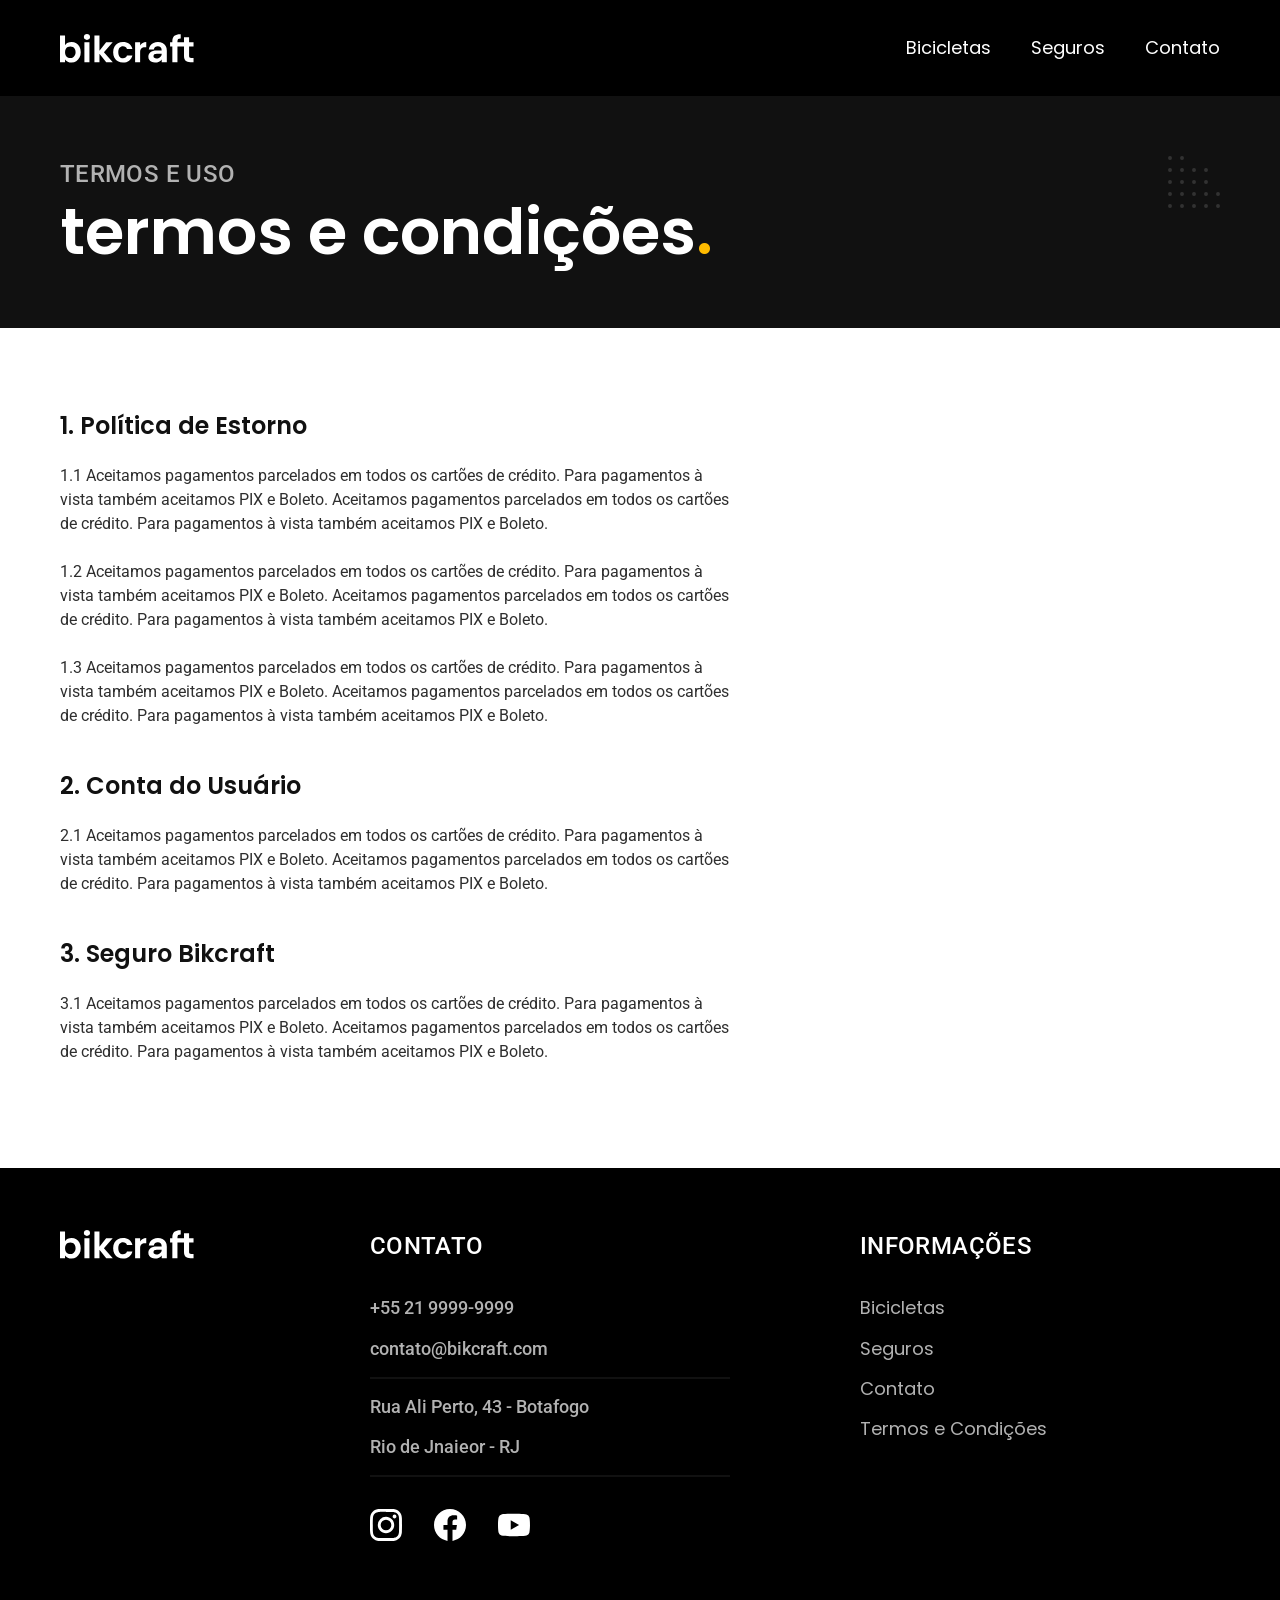
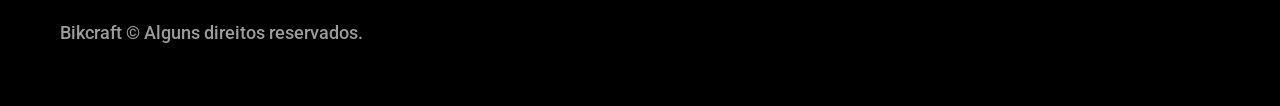
<file: termos.html>
<!DOCTYPE html>
<html lang="en">

<head>
  <meta charset="UTF-8">
  <meta name="viewport" content="width=device-width, initial-scale=1.0">
  <title>Termos e Condições | Bikcraft</title>
  <meta name="description" content="Termos e Condições.">

  <link rel="preload" href="./css/style.css" as="style">
  <link rel="stylesheet" href="./css/style.css">

  <link rel="preconnect" href="https://fonts.googleapis.com">
  <link rel="preconnect" href="https://fonts.gstatic.com" crossorigin>
  <link href="https://fonts.googleapis.com/css2?family=Merriweather:ital,opsz,wght@1,18..144,900&family=Poppins:wght@400;600&family=Roboto:ital,wght@0,100..900;1,100..900&display=swap" rel="stylesheet">
</head>

<body id="termos">
  <header class="header-bg">
    <div class="header container">
      <a href="./">
        <img src="./img/bikcraft.svg" alt="Bikcraft">
      </a>
      <nav aria-label="primaria">
        <ul class="header-menu font-1-m cor-0">
          <li><a href="./bicicletas.html">Bicicletas</a></li>
          <li><a href="./seguros.html">Seguros</a></li>
          <li><a href="./contato.html"> Contato</a></li>
        </ul>
      </nav>
    </div>

  </header>

  <main>
    <div class="titulo-bg">
      <div class="titulo container">
        <p class="font-2-l-b cor-5">Termos e uso</p>
        <h1 class="font-1-xxl cor-0">termos e condições<span class="cor-p1">.</span></h1>
      </div>
    </div>

    <div class="termos font-2-s cor-10 container">
      <h2 class="font-1-l cor-11">1. Política de Estorno</h2>
      <p>1.1 Aceitamos pagamentos parcelados em todos os cartões de crédito. Para pagamentos à vista também aceitamos PIX e Boleto. Aceitamos pagamentos parcelados em todos os cartões de crédito. Para pagamentos à vista também aceitamos PIX e Boleto.</p>
      <p>1.2 Aceitamos pagamentos parcelados em todos os cartões de crédito. Para pagamentos à vista também aceitamos PIX e Boleto. Aceitamos pagamentos parcelados em todos os cartões de crédito. Para pagamentos à vista também aceitamos PIX e Boleto.</p>
      <p>1.3 Aceitamos pagamentos parcelados em todos os cartões de crédito. Para pagamentos à vista também aceitamos PIX e Boleto. Aceitamos pagamentos parcelados em todos os cartões de crédito. Para pagamentos à vista também aceitamos PIX e Boleto.</p>
      <h2 class="font-1-l cor-11">2. Conta do Usuário</h2>
      <p>2.1 Aceitamos pagamentos parcelados em todos os cartões de crédito. Para pagamentos à vista também aceitamos PIX e Boleto. Aceitamos pagamentos parcelados em todos os cartões de crédito. Para pagamentos à vista também aceitamos PIX e Boleto.</p>
      <h2 class="font-1-l cor-11">3. Seguro Bikcraft</h2>
      <p>3.1 Aceitamos pagamentos parcelados em todos os cartões de crédito. Para pagamentos à vista também aceitamos PIX e Boleto. Aceitamos pagamentos parcelados em todos os cartões de crédito. Para pagamentos à vista também aceitamos PIX e Boleto.</p>
    </div>
  </main>

  <footer class="footer-bg">
    <div class="footer container">
      <img src="./img/bikcraft.svg" alt="Bikcraft">
      <div class="footer-contato">
        <h3 class="font-2-l-b cor-0">Contato</h3>
        <ul class="font-2-m cor-5">
          <li><a href="tel:+5521999999999">+55 21 9999-9999</a></li>
          <li><a href="mailto:contato@bikcraft.com">contato@bikcraft.com</a></li>
          <li>Rua Ali Perto, 43 - Botafogo</li>
          <li>Rio de Jnaieor - RJ</li>
        </ul>
        <div class="footer-redes">
          <a href="./">
            <img src="./img/redes/instagram.svg" alt="Instagram">
          </a>
          <a href="./">
            <img src="./img/redes/facebook.svg" alt="Facebook">
          </a>
          <a href="./">
            <img src="./img/redes/youtube.svg" alt="Youtube">
          </a>
        </div>
      </div>
      <div class="footer-informacoes">
        <h3 class="font-2-l-b cor-0">Informações</h3>
        <nav>
          <ul class="font-1-m cor-5">
            <li><a href="./bicicleta.html">Bicicletas</a></li>
            <li><a href="./seguros">Seguros</a></li>
            <li><a href="./contato.html">Contato</a></li>
            <li><a href="./termos.html">Termos e Condições</a></li>
          </ul>
        </nav>

      </div>
      <p class="footer-copy font-2-m cor-6">Bikcraft © Alguns direitos reservados.</p>
    </div>

  </footer>
</body>

</html>
</file>
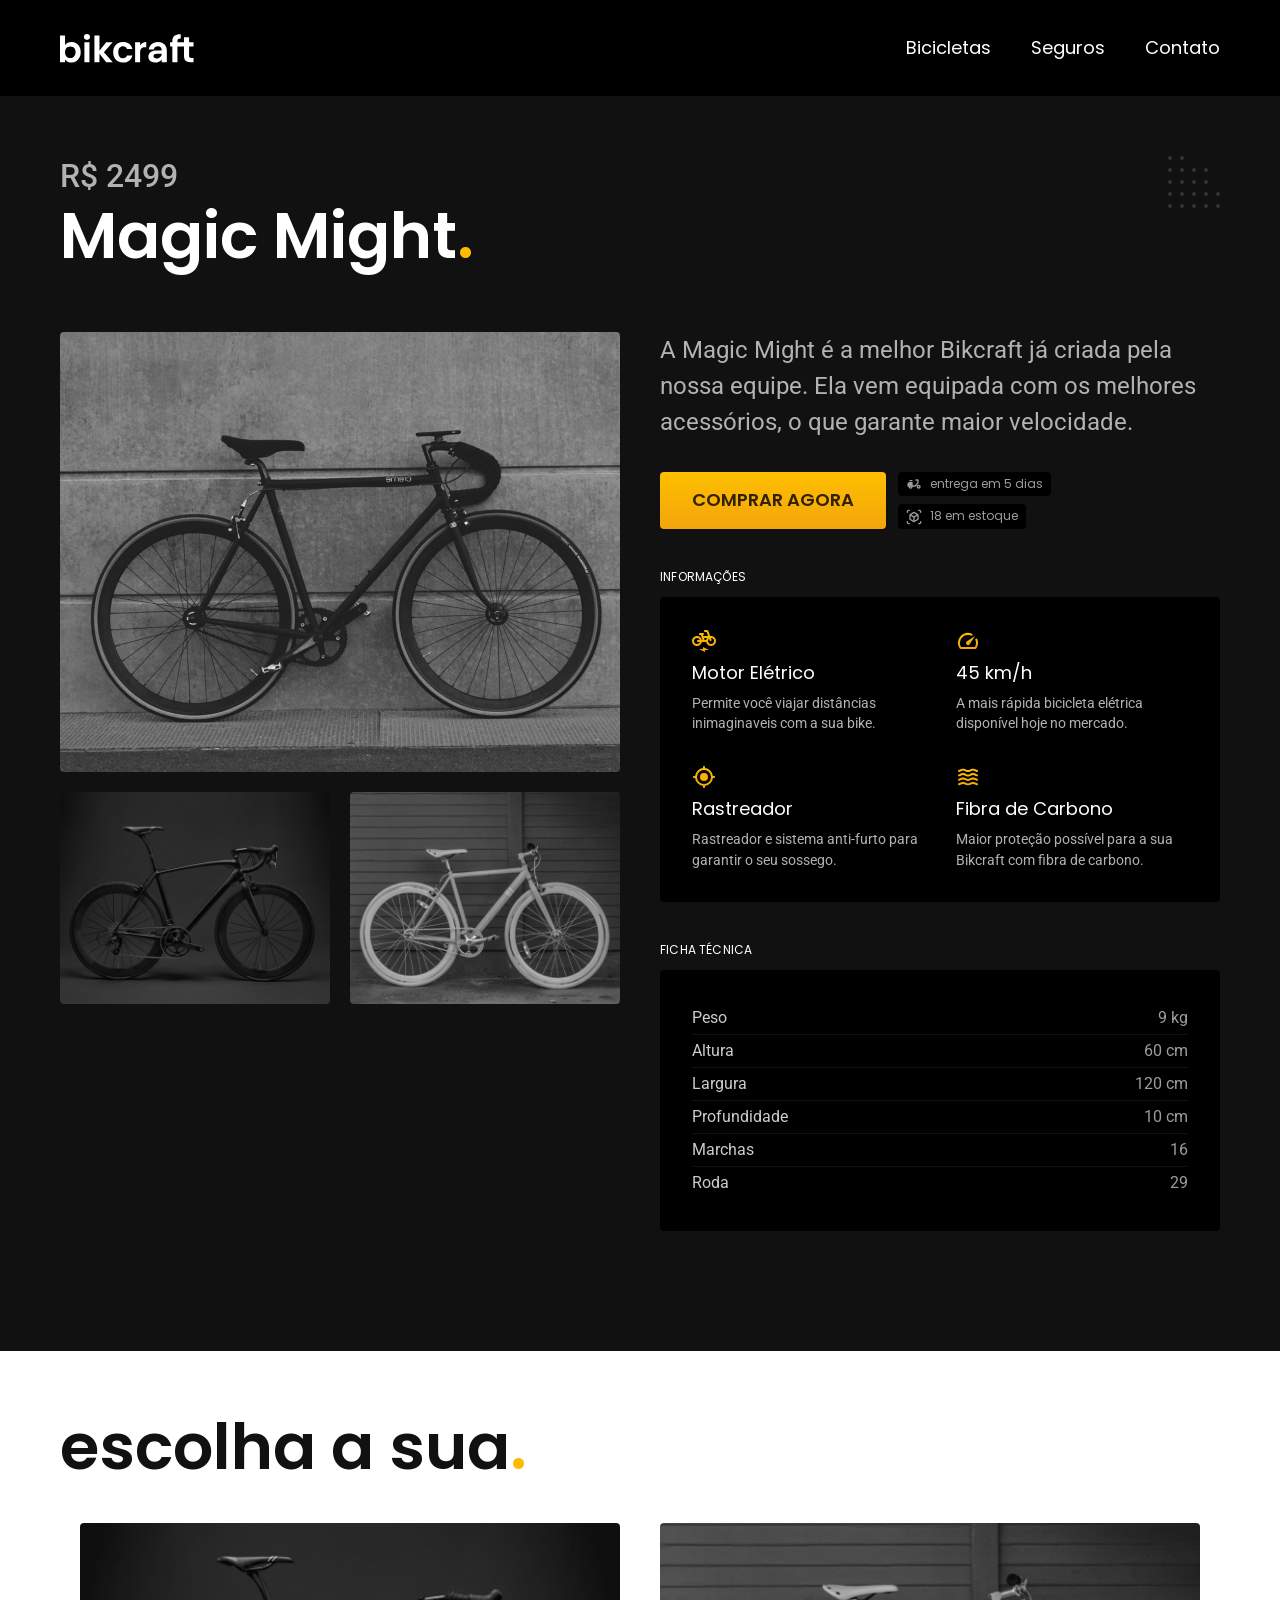
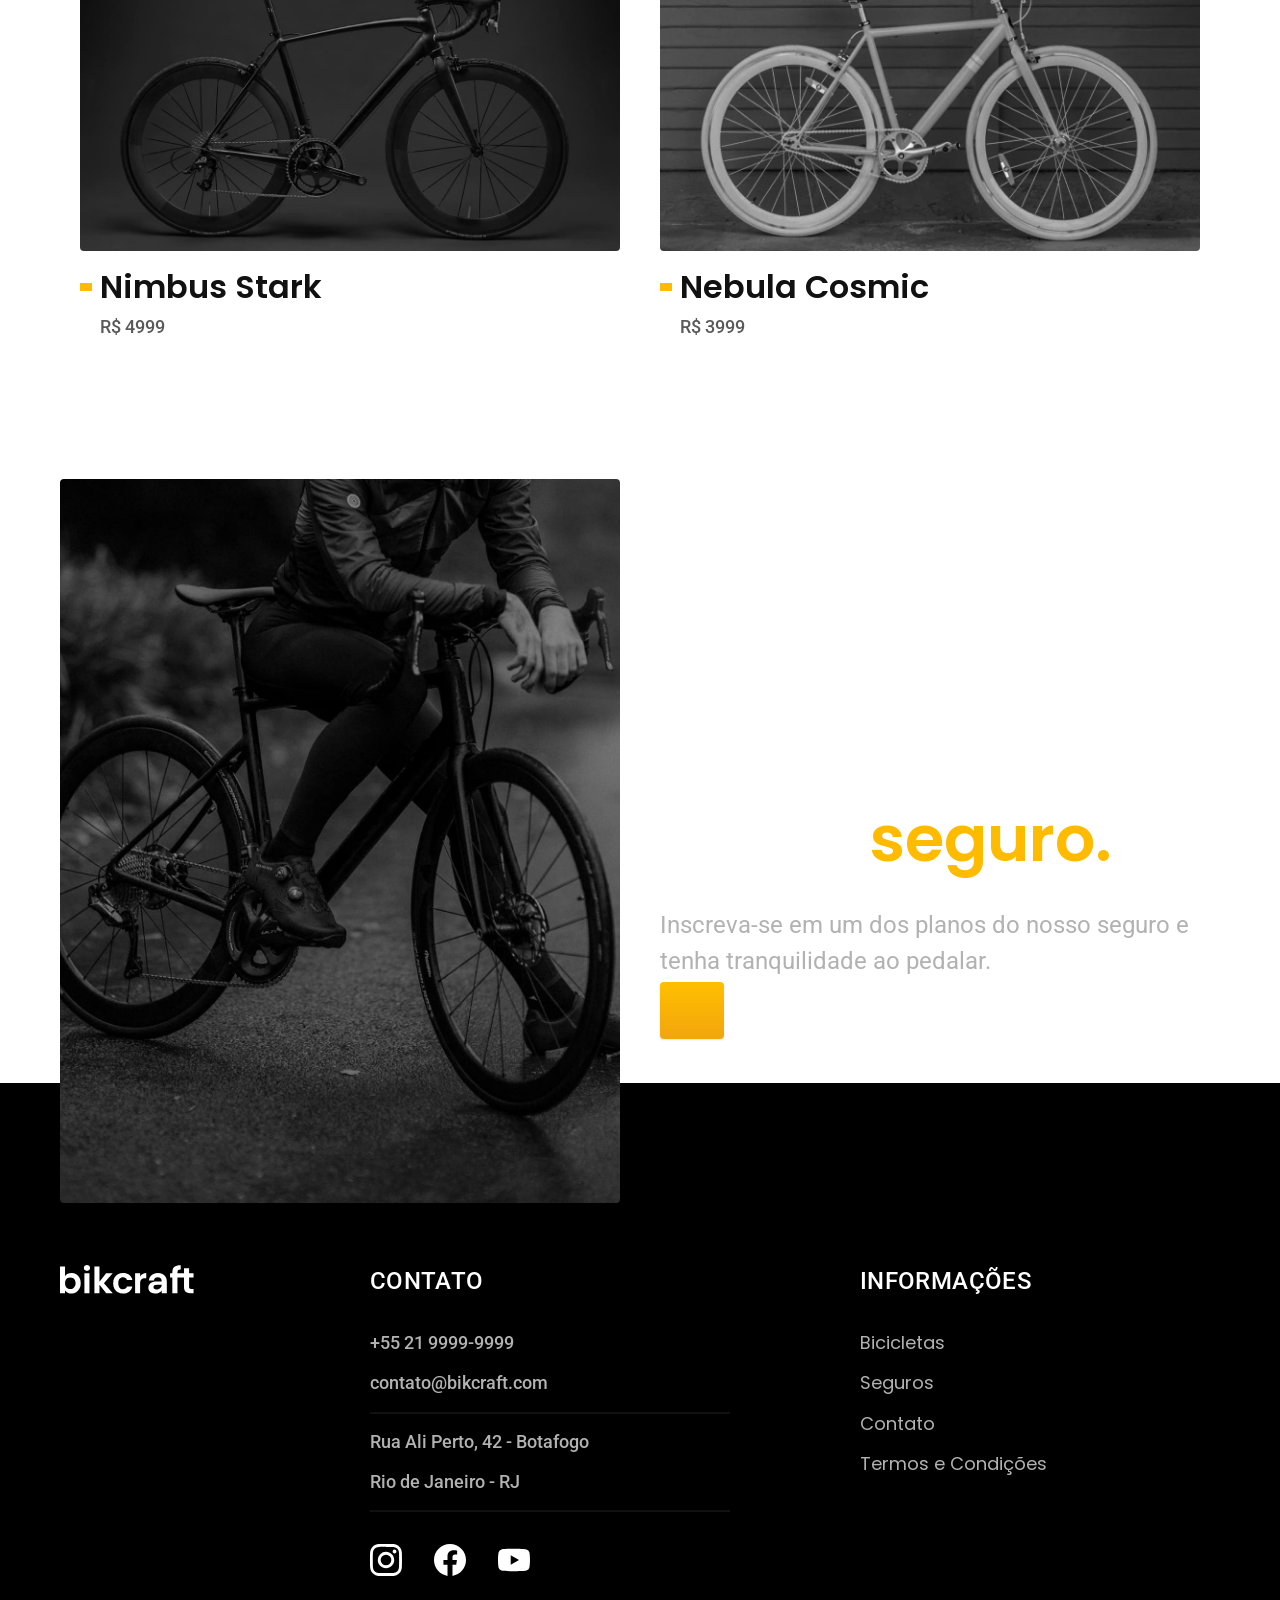
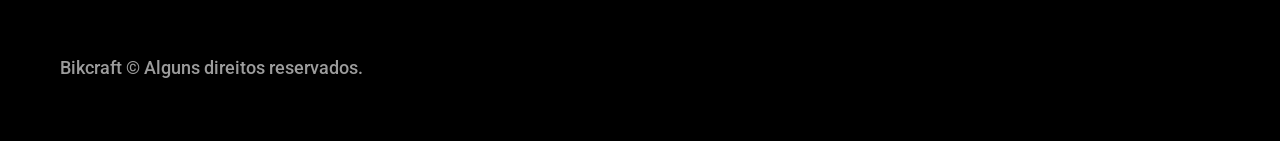
<file: bicicletas/magic.html>
<!DOCTYPE html>
<html lang="pt-br">

<head>
  <meta charset="UTF-8">
  <meta name="viewport" content="width=device-width, initial-scale=1.0">

  <title>Magic Might | Bikcraft</title>
  <meta name="description" content="Termos e condições.">

  <link rel="stylesheet" href="../css/style.css">

  <link rel="preconnect" href="https://fonts.googleapis.com">
  <link rel="preconnect" href="https://fonts.gstatic.com" crossorigin>
  <link href="https://fonts.googleapis.com/css2?family=Merriweather:ital,opsz,wght@1,18..144,900&family=Poppins:wght@400;600&family=Roboto:ital,wght@0,100..900;1,100..900&display=swap" rel="stylesheet">
</head>

<body id="bicicleta">
  <header class="header-bg">
    <div class="header container">
      <a href="../">
        <img src="../img/bikcraft.svg" alt="Bikcraft">
      </a>

      <nav aria-label="primaria">
        <ul class="header-menu font-1-m cor-0">
          <li><a href="../bicicletas.html">Bicicletas</a></li>
          <li><a href="../seguros.html">Seguros</a></li>
          <li><a href="../contato.html">Contato</a></li>
        </ul>
      </nav>
    </div>
  </header>

  <main class="titulo-bg">
    <div>
      <div class="titulo container">
        <p class="font-2-xl cor-5">R$ 2499</p>
        <h1 class="font-1-xxl cor-0">Magic Might<span class="cor-p1">.</span></h1>
      </div>
    </div>
    <div class="bicicleta container">
      <div class="bicicleta-imagens">
        <img src="../img/bicicleta/nimbus2.jpg" alt="">
        <img src="../img/bicicleta/nimbus1.jpg" alt="">
        <img src="../img/bicicleta/nimbus3.jpg" alt="">
      </div>
      <div class="bicicleta-conteudo">
        <p class="font-2-l cor-5">A Magic Might é a melhor Bikcraft já criada pela nossa equipe. Ela vem equipada com os melhores acessórios, o que garante maior velocidade.</p>
        <div class="bicicleta-comprar">
          <a class="botao" href="../orcamento.html">Comprar Agora</a>
          <span class="font-1-xs cor-6"><img src="../img/icones/entrega.svg" alt=""> entrega em 5 dias</span>
          <span class="font-1-xs cor-6"><img src="../img/icones/estoque.svg" alt=""> 18 em estoque</span>
        </div>

        <h2 class="font-1-xs cor-0">Informações</h2>
        <ul class="bicicleta-informacoes">
          <li>
            <img src="../img/icones/eletrica.svg" alt="">
            <h3 class="font-1-m cor-0">Motor Elétrico</h3>
            <p class="font-2-xs cor-5">Permite você viajar distâncias inimaginaveis com a sua bike.</p>
          </li>
          <li>
            <img src="../img/icones/velocidade.svg" alt="">
            <h3 class="font-1-m cor-0">45 km/h</h3>
            <p class="font-2-xs cor-5">A mais rápida bicicleta elétrica disponível hoje no mercado.</p>
          </li>
          <li>
            <img src="../img/icones/rastreador.svg" alt="">
            <h3 class="font-1-m cor-0">Rastreador</h3>
            <p class="font-2-xs cor-5">Rastreador e sistema anti-furto para garantir o seu sossego.</p>
          </li>
          <li>
            <img src="../img/icones/carbono.svg" alt="">
            <h3 class="font-1-m cor-0">Fibra de Carbono</h3>
            <p class="font-2-xs cor-5">Maior proteção possível para a sua Bikcraft com fibra de carbono.</p>
          </li>
        </ul>
        <h2 class="font-1-xs cor-0">Ficha Técnica</h2>
        <ul class="bicicleta-ficha font-2-s cor-4">
          <li>Peso <span>9 kg</span></li>
          <li>Altura <span>60 cm</span></li>
          <li>Largura <span>120 cm</span></li>
          <li>Profundidade <span>10 cm</span></li>
          <li>Marchas <span>16</span></li>
          <li>Roda <span>29</span></li>
        </ul>
      </div>
    </div>
  </main>

  <article class="bicicletas-lista container">
    <h2 class="font-1-xxl">escolha a sua<span class="cor-p1">.</span></h2>

    <ul>
      <li>
        <a href="./nimbus.html">
          <img src="../img/bicicletas/nimbus.jpg" alt="Bicicleta preta">
          <h3 class="font-1-xl">Nimbus Stark</h3>
          <span class="font-2-m cor-8">R$ 4999</span>
        </a>
      </li>
      <li>
        <a href="./nebula.html">
          <img src="../img/bicicletas/nebula.jpg" alt="Bicicleta preta">
          <h3 class="font-1-xl">Nebula Cosmic</h3>
          <span class="font-2-m cor-8">R$ 3999</span>
        </a>
      </li>
    </ul>
  </article>

  <article class="seguro-bg">
    <div class="seguro container">
      <div class="seguro-imagem">
        <img src="../img/fotos/seguros.jpg" alt="Pessoa parada em cima de uma bicicleta">
      </div>
      <div class="seguro-conteudo">
        <h2 class="font-1-xxl cor-0">Pedale mais tranquilo com o nosso <span class="cor-p1">seguro.</span></h2>
        <p class="font-2-l cor-5">Inscreva-se em um dos planos do nosso seguro e tenha tranquilidade ao pedalar.</p>
        <a class="botao" href="../seguros.html"></a>
      </div>
    </div>
  </article>

  <footer class="footer-bg">
    <div class="footer container">
      <img src="../img/bikcraft.svg" alt="Bikcraft">
      <div class="footer-contato">
        <h3 class="font-2-l-b cor-0">Contato</h3>
        <ul class="font-2-m cor-5">
          <li><a href="tel:+552199999999">+55 21 9999-9999</a></li>
          <li><a href="mailto:contato@bikcraft.com">contato@bikcraft.com</a></li>
          <li>Rua Ali Perto, 42 - Botafogo</li>
          <li>Rio de Janeiro - RJ</li>
        </ul>
        <div class="footer-redes">
          <a href="../">
            <img src="../img/redes/instagram.svg" alt="Instagram">
          </a>
          <a href="../">
            <img src="../img/redes/facebook.svg" alt="Facebook">
          </a>
          <a href="../">
            <img src="../img/redes/youtube.svg" alt="Youtube">
          </a>
        </div>
      </div>
      <div class="footer-informacoes">
        <h3 class="font-2-l-b cor-0">Informações</h3>
        <nav>
          <ul class="font-1-m cor-5">
            <li><a href="../bicicletas.html">Bicicletas</a></li>
            <li><a href="../seguros.html">Seguros</a></li>
            <li><a href="../contato.html">Contato</a></li>
            <li><a href="../termos.html">Termos e Condições</a></li>
          </ul>
        </nav>
      </div>
      <p class="footer-copy font-2-m cor-6">Bikcraft © Alguns direitos reservados.</p>
    </div>
  </footer>
</body>

</html>
</file>
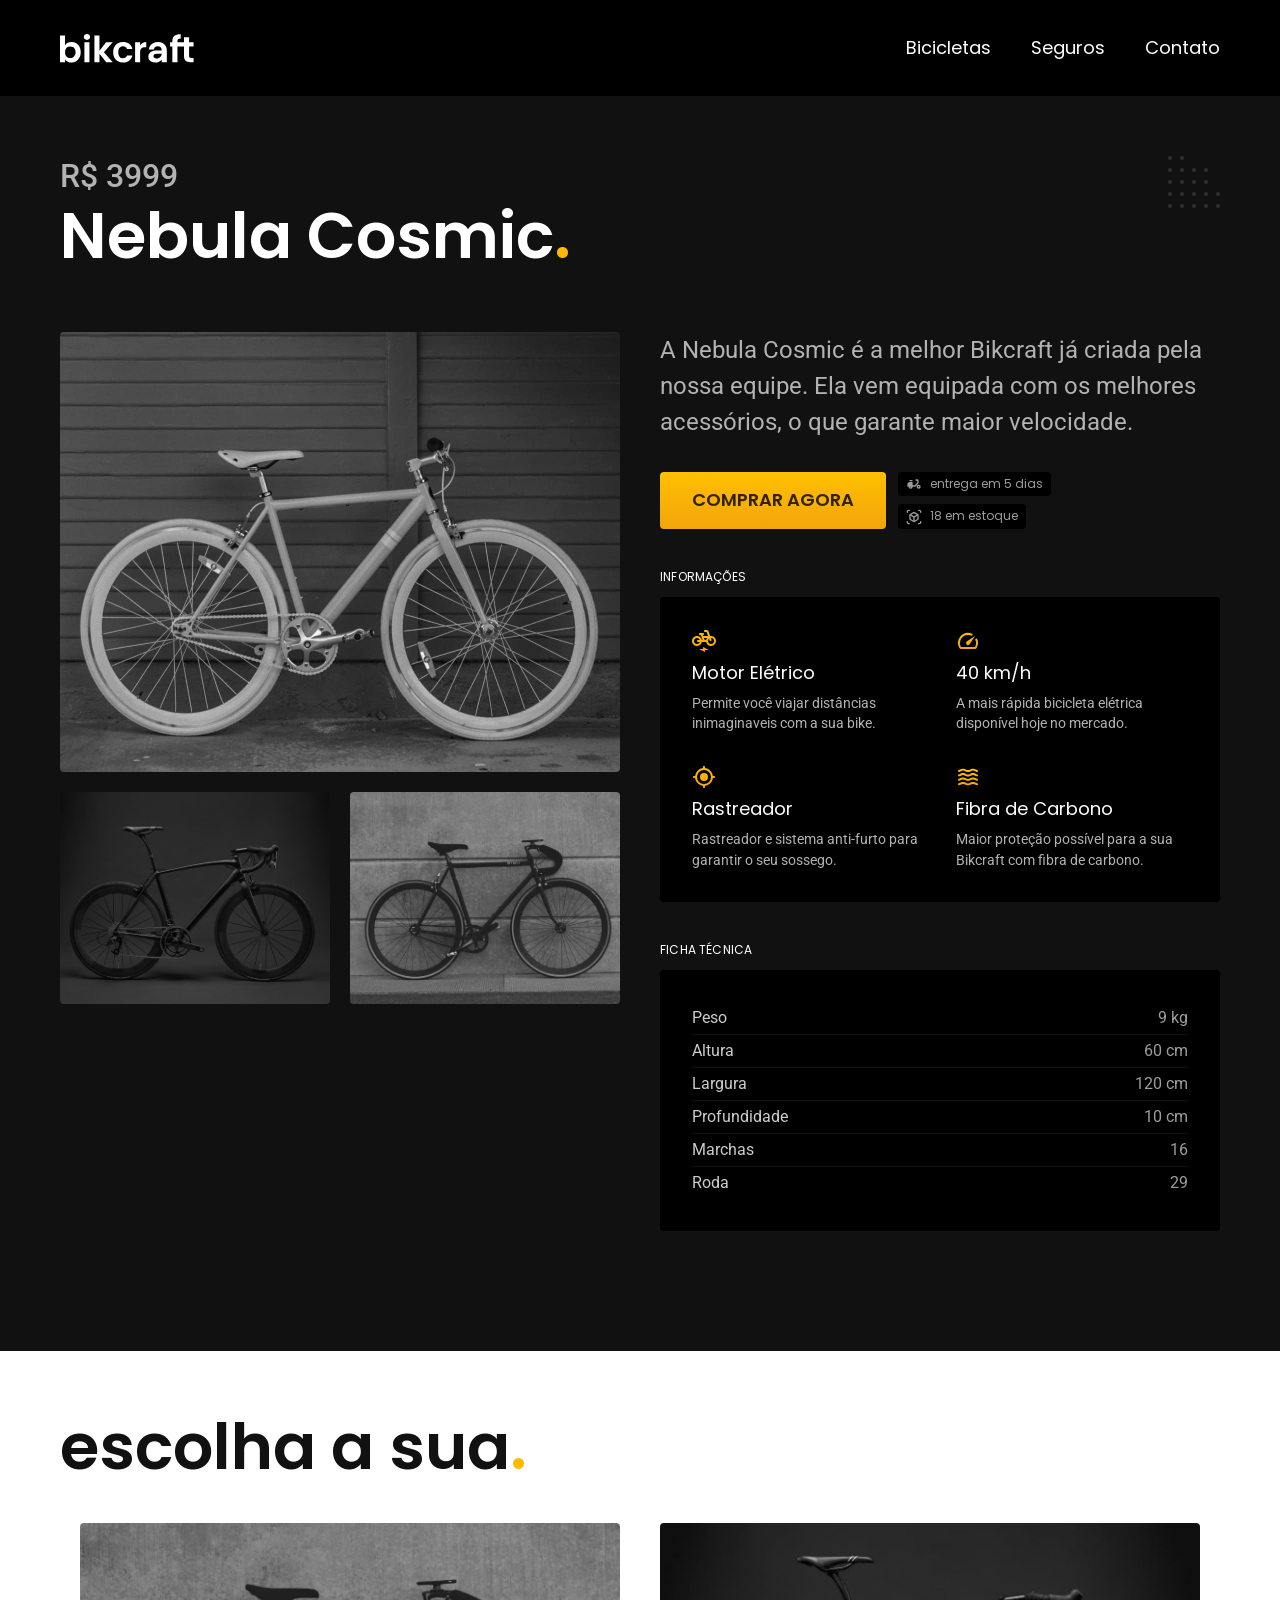
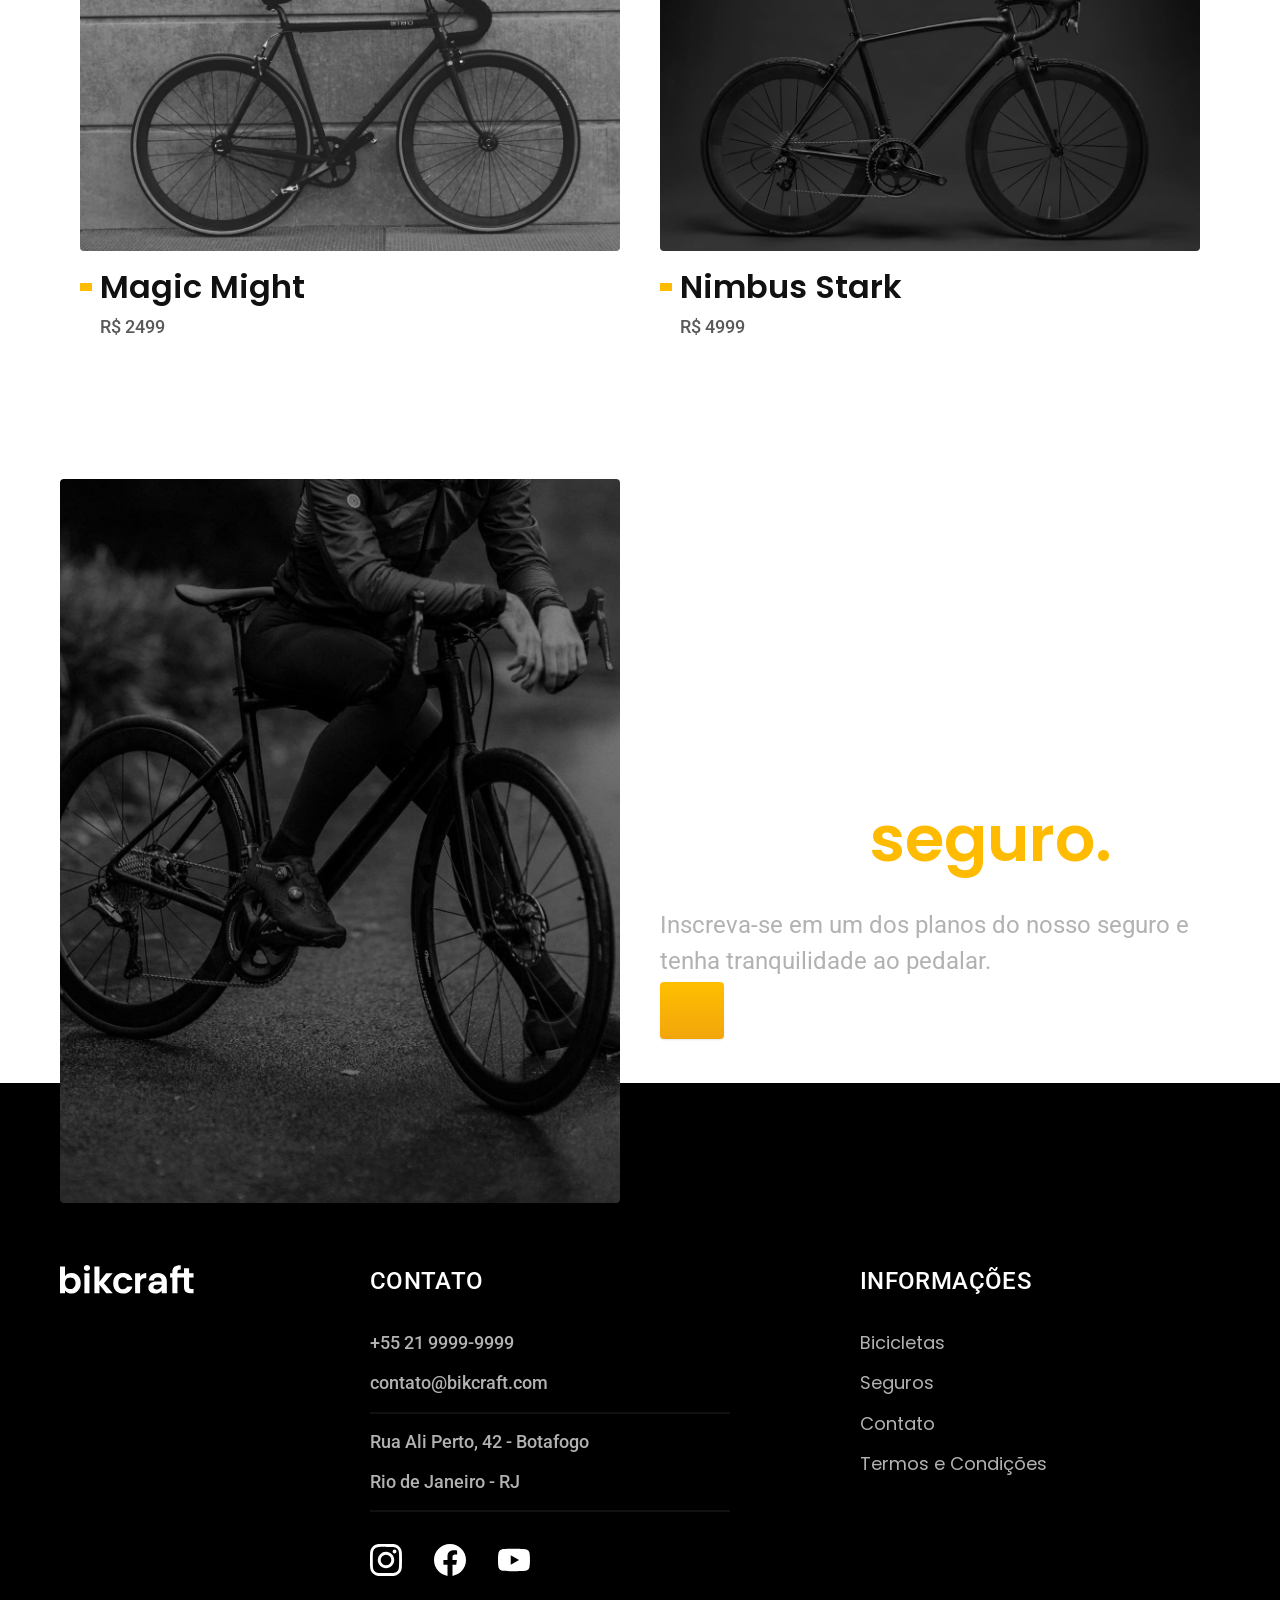
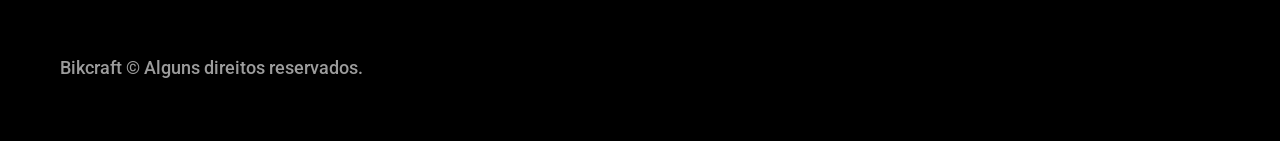
<file: bicicletas/nebula.html>
<!DOCTYPE html>
<html lang="pt-br">

<head>
  <meta charset="UTF-8">
  <meta name="viewport" content="width=device-width, initial-scale=1.0">

  <title>Nebula Cosmic | Bikcraft</title>
  <meta name="description" content="Termos e condições.">

  <link rel="stylesheet" href="../css/style.css">

  <link rel="preconnect" href="https://fonts.googleapis.com">
  <link rel="preconnect" href="https://fonts.gstatic.com" crossorigin>
  <link href="https://fonts.googleapis.com/css2?family=Merriweather:ital,opsz,wght@1,18..144,900&family=Poppins:wght@400;600&family=Roboto:ital,wght@0,100..900;1,100..900&display=swap" rel="stylesheet">
</head>

<body id="bicicleta">
  <header class="header-bg">
    <div class="header container">
      <a href="../">
        <img src="../img/bikcraft.svg" alt="Bikcraft">
      </a>

      <nav aria-label="primaria">
        <ul class="header-menu font-1-m cor-0">
          <li><a href="../bicicletas.html">Bicicletas</a></li>
          <li><a href="../seguros.html">Seguros</a></li>
          <li><a href="../contato.html">Contato</a></li>
        </ul>
      </nav>
    </div>
  </header>

  <main class="titulo-bg">
    <div>
      <div class="titulo container">
        <p class="font-2-xl cor-5">R$ 3999</p>
        <h1 class="font-1-xxl cor-0">Nebula Cosmic<span class="cor-p1">.</span></h1>
      </div>
    </div>
    <div class="bicicleta container">
      <div class="bicicleta-imagens">
        <img src="../img/bicicleta/nimbus3.jpg" alt="">
        <img src="../img/bicicleta/nimbus1.jpg" alt="">
        <img src="../img/bicicleta/nimbus2.jpg" alt="">
      </div>
      <div class="bicicleta-conteudo">
        <p class="font-2-l cor-5">A Nebula Cosmic é a melhor Bikcraft já criada pela nossa equipe. Ela vem equipada com os melhores acessórios, o que garante maior velocidade.</p>
        <div class="bicicleta-comprar">
          <a class="botao" href="../orcamento.html">Comprar Agora</a>
          <span class="font-1-xs cor-6"><img src="../img/icones/entrega.svg" alt=""> entrega em 5 dias</span>
          <span class="font-1-xs cor-6"><img src="../img/icones/estoque.svg" alt=""> 18 em estoque</span>
        </div>

        <h2 class="font-1-xs cor-0">Informações</h2>
        <ul class="bicicleta-informacoes">
          <li>
            <img src="../img/icones/eletrica.svg" alt="">
            <h3 class="font-1-m cor-0">Motor Elétrico</h3>
            <p class="font-2-xs cor-5">Permite você viajar distâncias inimaginaveis com a sua bike.</p>
          </li>
          <li>
            <img src="../img/icones/velocidade.svg" alt="">
            <h3 class="font-1-m cor-0">40 km/h</h3>
            <p class="font-2-xs cor-5">A mais rápida bicicleta elétrica disponível hoje no mercado.</p>
          </li>
          <li>
            <img src="../img/icones/rastreador.svg" alt="">
            <h3 class="font-1-m cor-0">Rastreador</h3>
            <p class="font-2-xs cor-5">Rastreador e sistema anti-furto para garantir o seu sossego.</p>
          </li>
          <li>
            <img src="../img/icones/carbono.svg" alt="">
            <h3 class="font-1-m cor-0">Fibra de Carbono</h3>
            <p class="font-2-xs cor-5">Maior proteção possível para a sua Bikcraft com fibra de carbono.</p>
          </li>
        </ul>
        <h2 class="font-1-xs cor-0">Ficha Técnica</h2>
        <ul class="bicicleta-ficha font-2-s cor-4">
          <li>Peso <span>9 kg</span></li>
          <li>Altura <span>60 cm</span></li>
          <li>Largura <span>120 cm</span></li>
          <li>Profundidade <span>10 cm</span></li>
          <li>Marchas <span>16</span></li>
          <li>Roda <span>29</span></li>
        </ul>
      </div>
    </div>
  </main>

  <article class="bicicletas-lista container">
    <h2 class="font-1-xxl">escolha a sua<span class="cor-p1">.</span></h2>

    <ul>
      <li>
        <a href="./magic.html">
          <img src="../img/bicicletas/magic.jpg" alt="Bicicleta preta">
          <h3 class="font-1-xl">Magic Might</h3>
          <span class="font-2-m cor-8">R$ 2499</span>
        </a>
      </li>
      <li>
        <a href="./nimbus.html">
          <img src="../img/bicicletas/nimbus.jpg" alt="Bicicleta preta">
          <h3 class="font-1-xl">Nimbus Stark</h3>
          <span class="font-2-m cor-8">R$ 4999</span>
        </a>
      </li>
    </ul>
  </article>

  <article class="seguro-bg">
    <div class="seguro container">
      <div class="seguro-imagem">
        <img src="../img/fotos/seguros.jpg" alt="Pessoa parada em cima de uma bicicleta">
      </div>
      <div class="seguro-conteudo">
        <h2 class="font-1-xxl cor-0">Pedale mais tranquilo com o nosso <span class="cor-p1">seguro.</span></h2>
        <p class="font-2-l cor-5">Inscreva-se em um dos planos do nosso seguro e tenha tranquilidade ao pedalar.</p>
        <a class="botao" href="../seguros.html"></a>
      </div>
    </div>
  </article>

  <footer class="footer-bg">
    <div class="footer container">
      <img src="../img/bikcraft.svg" alt="Bikcraft">
      <div class="footer-contato">
        <h3 class="font-2-l-b cor-0">Contato</h3>
        <ul class="font-2-m cor-5">
          <li><a href="tel:+552199999999">+55 21 9999-9999</a></li>
          <li><a href="mailto:contato@bikcraft.com">contato@bikcraft.com</a></li>
          <li>Rua Ali Perto, 42 - Botafogo</li>
          <li>Rio de Janeiro - RJ</li>
        </ul>
        <div class="footer-redes">
          <a href="../">
            <img src="../img/redes/instagram.svg" alt="Instagram">
          </a>
          <a href="../">
            <img src="../img/redes/facebook.svg" alt="Facebook">
          </a>
          <a href="../">
            <img src="../img/redes/youtube.svg" alt="Youtube">
          </a>
        </div>
      </div>
      <div class="footer-informacoes">
        <h3 class="font-2-l-b cor-0">Informações</h3>
        <nav>
          <ul class="font-1-m cor-5">
            <li><a href="../bicicletas.html">Bicicletas</a></li>
            <li><a href="../seguros.html">Seguros</a></li>
            <li><a href="../contato.html">Contato</a></li>
            <li><a href="../termos.html">Termos e Condições</a></li>
          </ul>
        </nav>
      </div>
      <p class="footer-copy font-2-m cor-6">Bikcraft © Alguns direitos reservados.</p>
    </div>
  </footer>
</body>

</html>
</file>
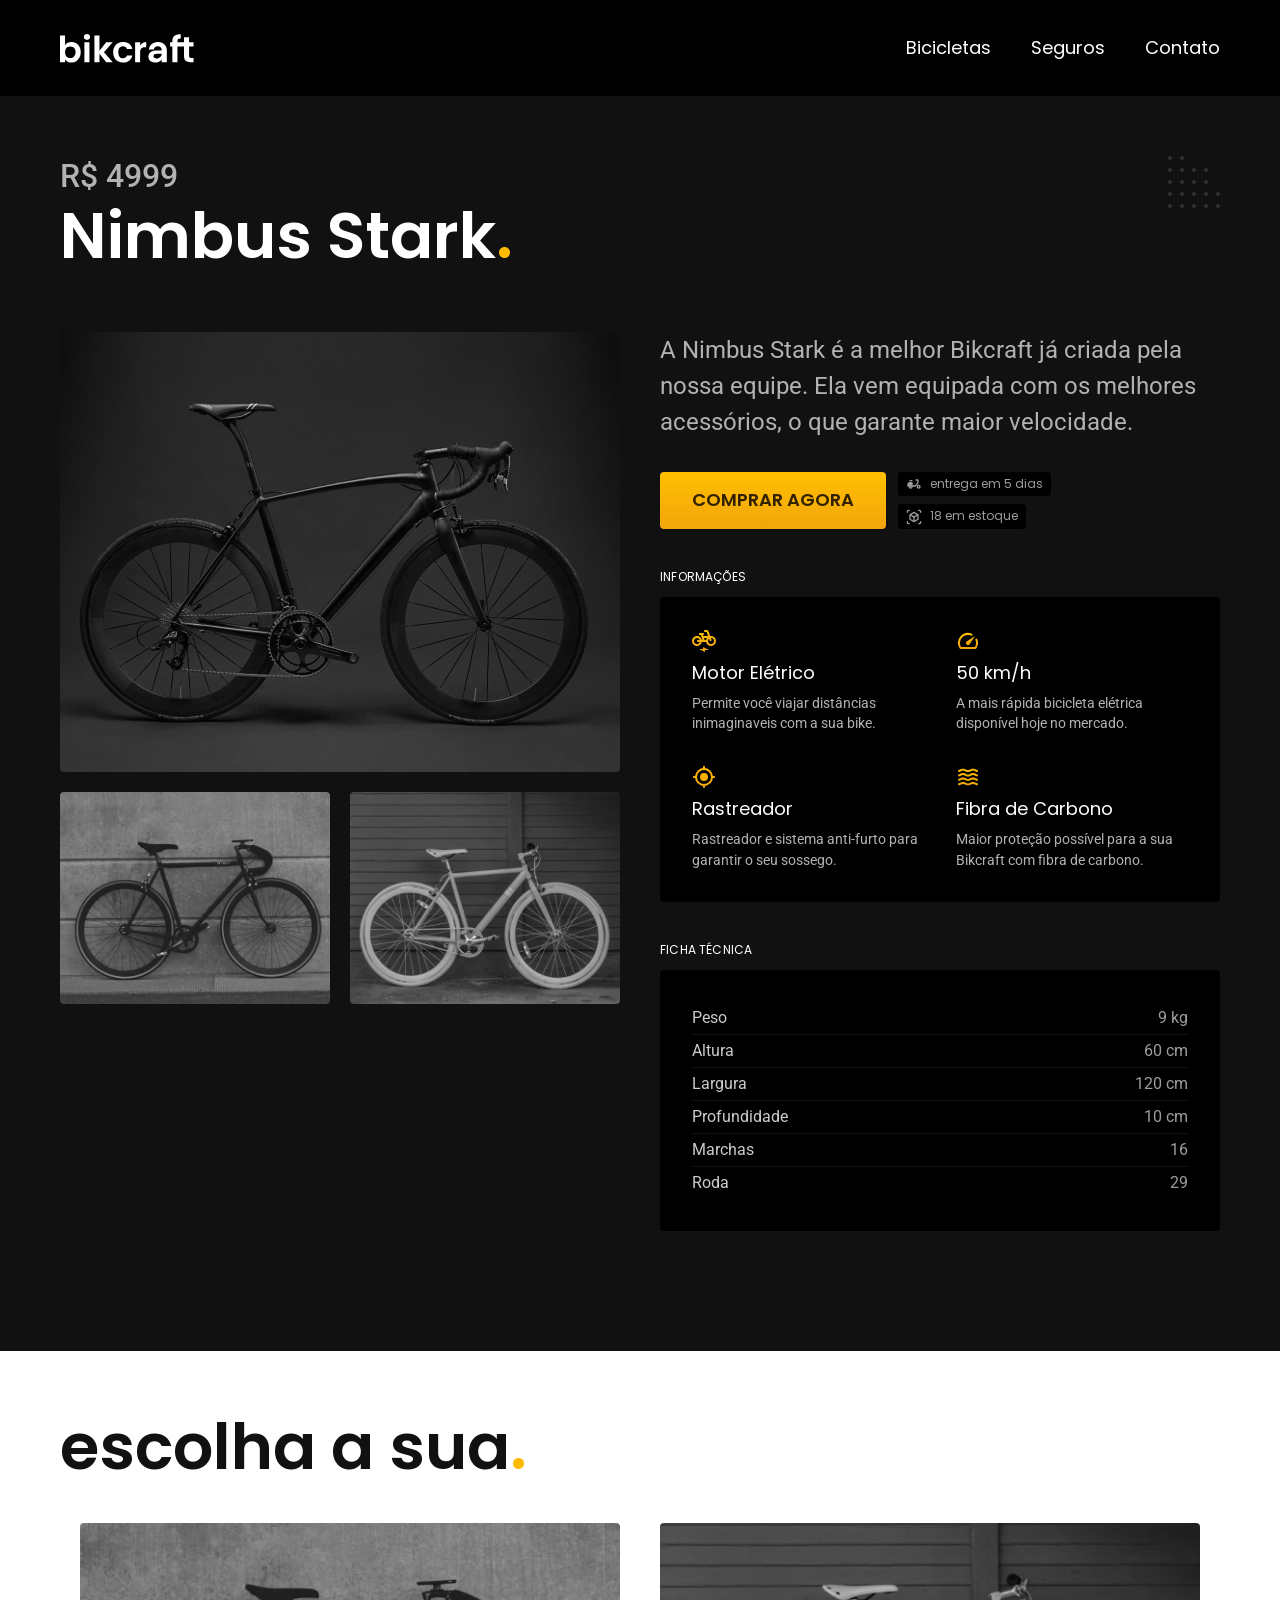
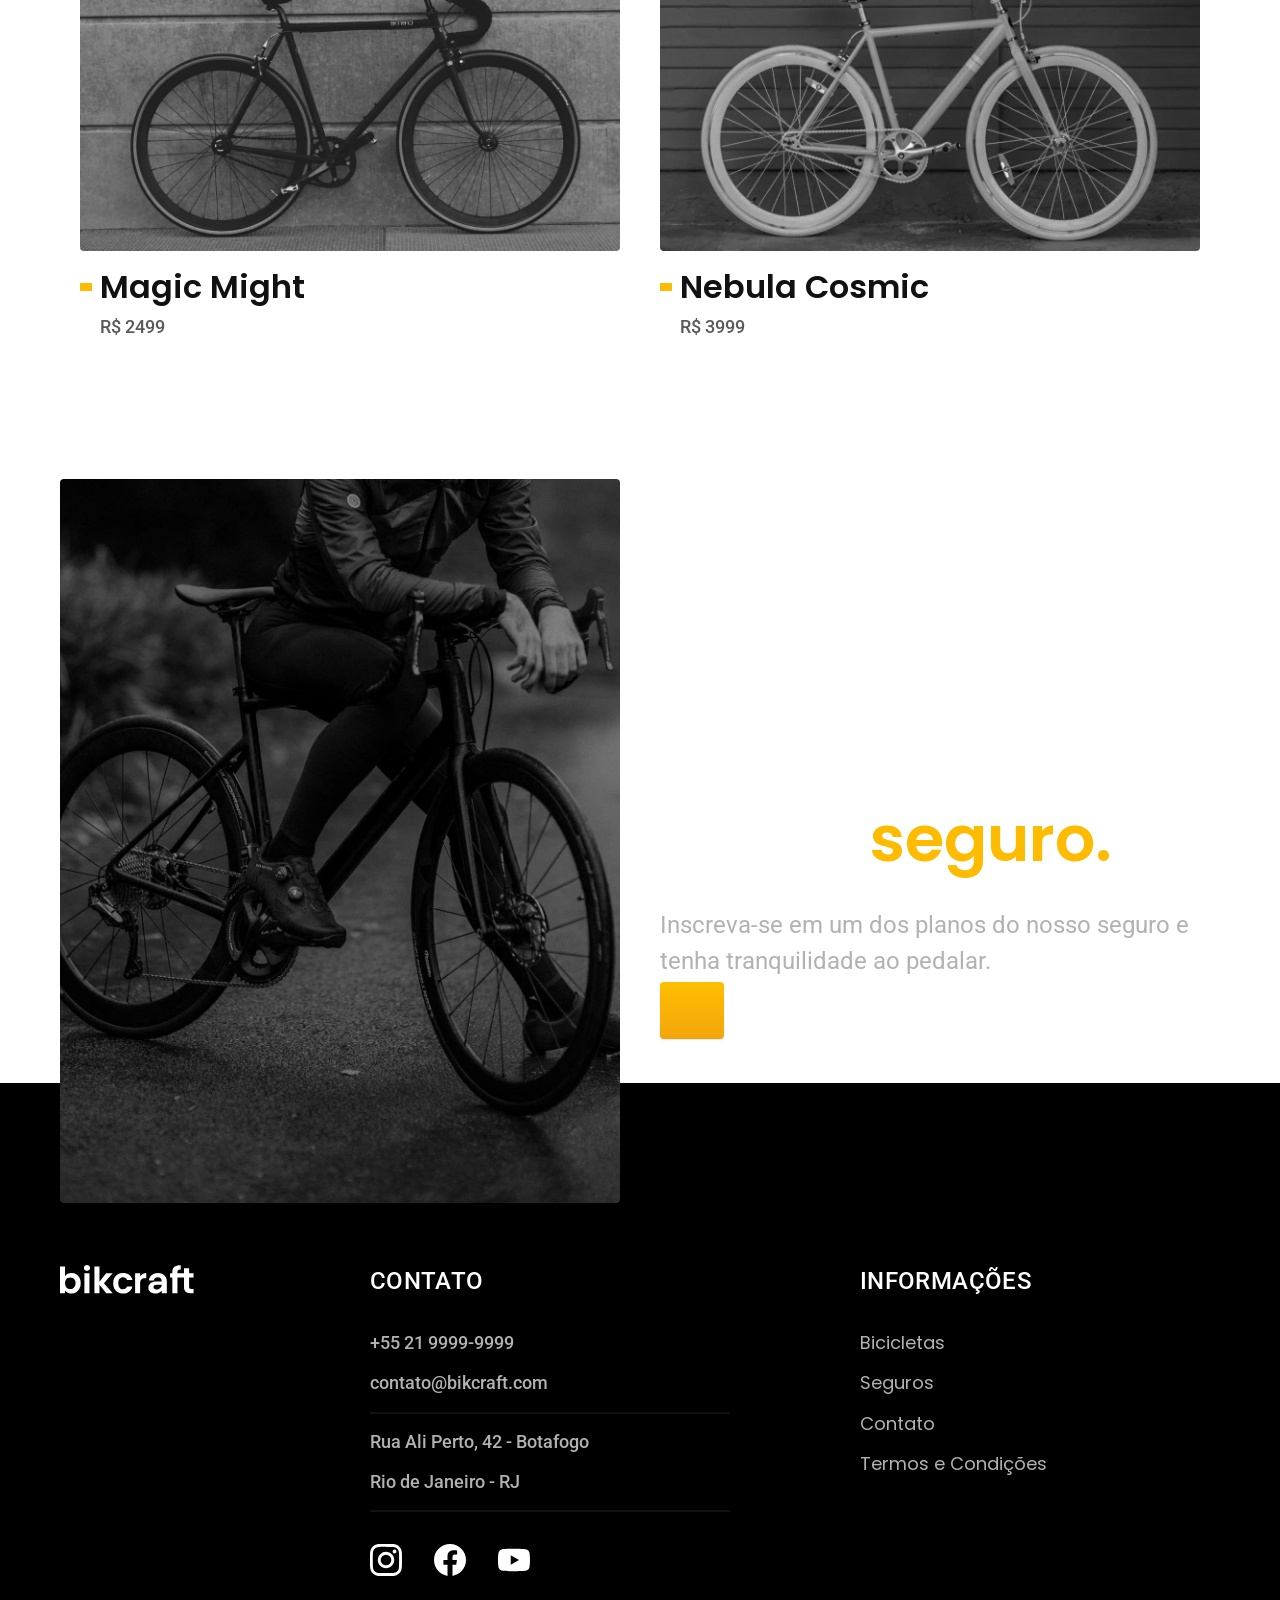
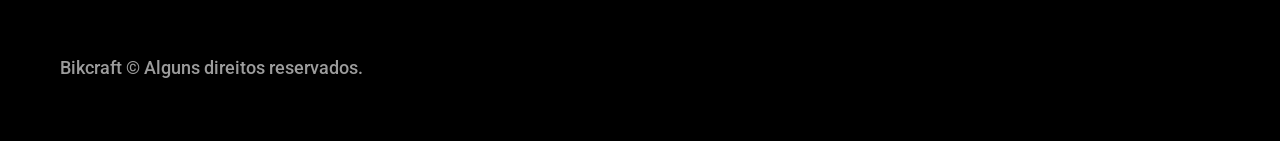
<file: bicicletas/nimbus.html>
<!DOCTYPE html>
<html lang="pt-br">

<head>
  <meta charset="UTF-8">
  <meta name="viewport" content="width=device-width, initial-scale=1.0">

  <title>Nimbus Stark | Bikcraft</title>
  <meta name="description" content="Termos e condições.">

  <link rel="stylesheet" href="../css/style.css">

  <link rel="preconnect" href="https://fonts.googleapis.com">
  <link rel="preconnect" href="https://fonts.gstatic.com" crossorigin>
  <link href="https://fonts.googleapis.com/css2?family=Merriweather:ital,opsz,wght@1,18..144,900&family=Poppins:wght@400;600&family=Roboto:ital,wght@0,100..900;1,100..900&display=swap" rel="stylesheet">
</head>

<body id="bicicleta">
  <header class="header-bg">
    <div class="header container">
      <a href="../">
        <img src="../img/bikcraft.svg" alt="Bikcraft">
      </a>

      <nav aria-label="primaria">
        <ul class="header-menu font-1-m cor-0">
          <li><a href="../bicicletas.html">Bicicletas</a></li>
          <li><a href="../seguros.html">Seguros</a></li>
          <li><a href="../contato.html">Contato</a></li>
        </ul>
      </nav>
    </div>
  </header>

  <main class="titulo-bg">
    <div>
      <div class="titulo container">
        <p class="font-2-xl cor-5">R$ 4999</p>
        <h1 class="font-1-xxl cor-0">Nimbus Stark<span class="cor-p1">.</span></h1>
      </div>
    </div>
    <div class="bicicleta container">
      <div class="bicicleta-imagens">
        <img src="../img/bicicleta/nimbus1.jpg" alt="">
        <img src="../img/bicicleta/nimbus2.jpg" alt="">
        <img src="../img/bicicleta/nimbus3.jpg" alt="">
      </div>
      <div class="bicicleta-conteudo">
        <p class="font-2-l cor-5">A Nimbus Stark é a melhor Bikcraft já criada pela nossa equipe. Ela vem equipada com os melhores acessórios, o que garante maior velocidade.</p>
        <div class="bicicleta-comprar">
          <a class="botao" href="../orcamento.html">Comprar Agora</a>
          <span class="font-1-xs cor-6"><img src="../img/icones/entrega.svg" alt=""> entrega em 5 dias</span>
          <span class="font-1-xs cor-6"><img src="../img/icones/estoque.svg" alt=""> 18 em estoque</span>
        </div>

        <h2 class="font-1-xs cor-0">Informações</h2>
        <ul class="bicicleta-informacoes">
          <li>
            <img src="../img/icones/eletrica.svg" alt="">
            <h3 class="font-1-m cor-0">Motor Elétrico</h3>
            <p class="font-2-xs cor-5">Permite você viajar distâncias inimaginaveis com a sua bike.</p>
          </li>
          <li>
            <img src="../img/icones/velocidade.svg" alt="">
            <h3 class="font-1-m cor-0">50 km/h</h3>
            <p class="font-2-xs cor-5">A mais rápida bicicleta elétrica disponível hoje no mercado.</p>
          </li>
          <li>
            <img src="../img/icones/rastreador.svg" alt="">
            <h3 class="font-1-m cor-0">Rastreador</h3>
            <p class="font-2-xs cor-5">Rastreador e sistema anti-furto para garantir o seu sossego.</p>
          </li>
          <li>
            <img src="../img/icones/carbono.svg" alt="">
            <h3 class="font-1-m cor-0">Fibra de Carbono</h3>
            <p class="font-2-xs cor-5">Maior proteção possível para a sua Bikcraft com fibra de carbono.</p>
          </li>
        </ul>
        <h2 class="font-1-xs cor-0">Ficha Técnica</h2>
        <ul class="bicicleta-ficha font-2-s cor-4">
          <li>Peso <span>9 kg</span></li>
          <li>Altura <span>60 cm</span></li>
          <li>Largura <span>120 cm</span></li>
          <li>Profundidade <span>10 cm</span></li>
          <li>Marchas <span>16</span></li>
          <li>Roda <span>29</span></li>
        </ul>
      </div>
    </div>
  </main>

  <article class="bicicletas-lista container">
    <h2 class="font-1-xxl">escolha a sua<span class="cor-p1">.</span></h2>

    <ul>
      <li>
        <a href="./magic.html">
          <img src="../img/bicicletas/magic.jpg" alt="Bicicleta preta">
          <h3 class="font-1-xl">Magic Might</h3>
          <span class="font-2-m cor-8">R$ 2499</span>
        </a>
      </li>
      <li>
        <a href="./nebula.html">
          <img src="../img/bicicletas/nebula.jpg" alt="Bicicleta preta">
          <h3 class="font-1-xl">Nebula Cosmic</h3>
          <span class="font-2-m cor-8">R$ 3999</span>
        </a>
      </li>
    </ul>
  </article>

  <article class="seguro-bg">
    <div class="seguro container">
      <div class="seguro-imagem">
        <img src="../img/fotos/seguros.jpg" alt="Pessoa parada em cima de uma bicicleta">
      </div>
      <div class="seguro-conteudo">
        <h2 class="font-1-xxl cor-0">Pedale mais tranquilo com o nosso <span class="cor-p1">seguro.</span></h2>
        <p class="font-2-l cor-5">Inscreva-se em um dos planos do nosso seguro e tenha tranquilidade ao pedalar.</p>
        <a class="botao" href="../seguros.html"></a>
      </div>
    </div>
  </article>

  <footer class="footer-bg">
    <div class="footer container">
      <img src="../img/bikcraft.svg" alt="Bikcraft">
      <div class="footer-contato">
        <h3 class="font-2-l-b cor-0">Contato</h3>
        <ul class="font-2-m cor-5">
          <li><a href="tel:+552199999999">+55 21 9999-9999</a></li>
          <li><a href="mailto:contato@bikcraft.com">contato@bikcraft.com</a></li>
          <li>Rua Ali Perto, 42 - Botafogo</li>
          <li>Rio de Janeiro - RJ</li>
        </ul>
        <div class="footer-redes">
          <a href="../">
            <img src="../img/redes/instagram.svg" alt="Instagram">
          </a>
          <a href="../">
            <img src="../img/redes/facebook.svg" alt="Facebook">
          </a>
          <a href="../">
            <img src="../img/redes/youtube.svg" alt="Youtube">
          </a>
        </div>
      </div>
      <div class="footer-informacoes">
        <h3 class="font-2-l-b cor-0">Informações</h3>
        <nav>
          <ul class="font-1-m cor-5">
            <li><a href="../bicicletas.html">Bicicletas</a></li>
            <li><a href="../seguros.html">Seguros</a></li>
            <li><a href="../contato.html">Contato</a></li>
            <li><a href="../termos.html">Termos e Condições</a></li>
          </ul>
        </nav>
      </div>
      <p class="footer-copy font-2-m cor-6">Bikcraft © Alguns direitos reservados.</p>
    </div>
  </footer>
</body>

</html>
</file>
<file: css/style.css>
@import "./global/global.css";
@import "./utilidades/tipografia.css";
@import "./utilidades/cores.css";

@import "./global/header.css";
@import "./global/footer.css";

/* Utilidades */
@import "./utilidades/componentes.css";
@import "./utilidades/formulario.css";

/* Home */
@import "./home/introducao.css";
@import "./home/tecnologia.css";
@import "./home/parceiros.css";
@import "./home/depoimento.css";

/* Bicicletas */
@import "./bicicletas/bicicletas-lista.css";
@import "./bicicletas/bicicletas.css";

/* Bicicleta */
@import "./bicicleta/bicicleta.css";
@import "./bicicleta/seguro.css";

/* Seguros */
@import "./seguros/seguros.css";
@import "./seguros/vantagens.css";
@import "./seguros/perguntas.css";

/* Contato */
@import "./contato/contato.css";
@import "./contato/lojas.css";


/* Orçamento */
@import "./orcamento/orcamento.css";

/* Termos */
@import "./termos/termos.css";
</file>
